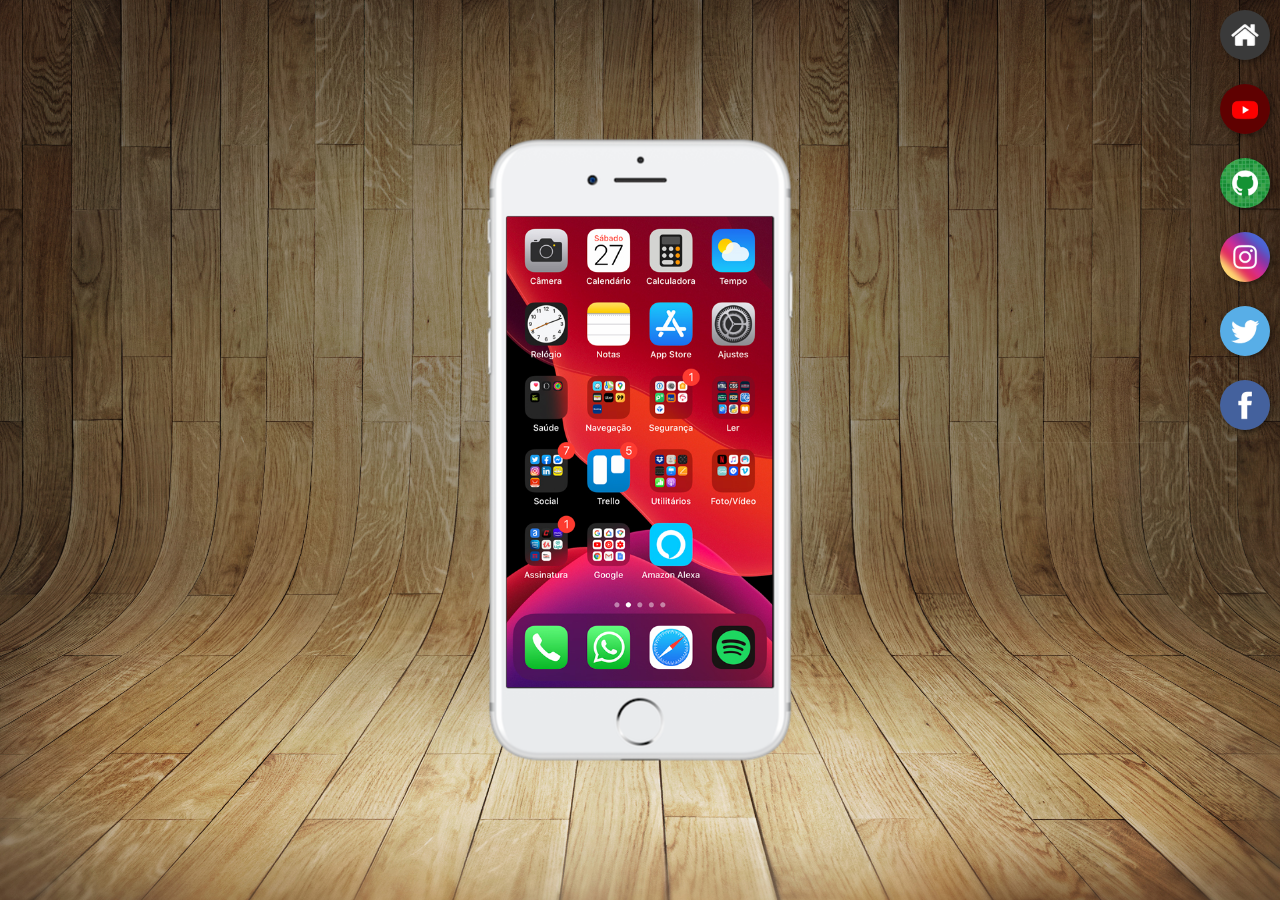
<file: index.html>
<!DOCTYPE html>
<html lang="pt-br">
<head>
    <meta charset="UTF-8">
    <meta http-equiv="X-UA-Compatible" content="IE=edge">
    <meta name="viewport" content="width=device-width, initial-scale=1.0">
    <link rel="shortcut icon" href="favicon.ico" type="image/x-icon">
    <link rel="stylesheet" href="estilos/style.css">
    <title>Projeto Redes Sociais</title>
</head>
<body>
    <main>
        <section id="telefone">
            <iframe id="tela" name="tela" src="home.html" frameborder="0">Seu navegador não é compatível com isso.</iframe>
            
        </section>
        <!--PARA OS BOTOES ESTAREM UMA EMCIMA DA OUTRA USE A TAG BR EM CADA UM DEPOIS DO LINK-->
        <section id="redes-sociais">
            <a href="home.html" target="tela"> <img src="imagens/logo-home.jpg" alt="Home"></a> <br>
            <a href="youtube.html" target="tela"> <img src="imagens/logo-youtube.jpg" alt="Youtube"></a> <br>
            <a href="github.html" target="tela"> <img src="imagens/logo-github.jpg" alt="GitHub"></a> <br>
            <a href="instagram.html" target="tela"> <img src="imagens/logo-instagram.jpg" alt="Instagram"></a> <br>
            <a href="twitter.html" target="tela"> <img src="imagens/logo-twitter.jpg" alt="Twitter"></a> <br>
            <a href="facebook.html" target="tela"> <img src="imagens/logo-facebook.jpg" alt="Facebook"></a> <br>
        </section>
        
    </main>
</body>
</html>
</file>
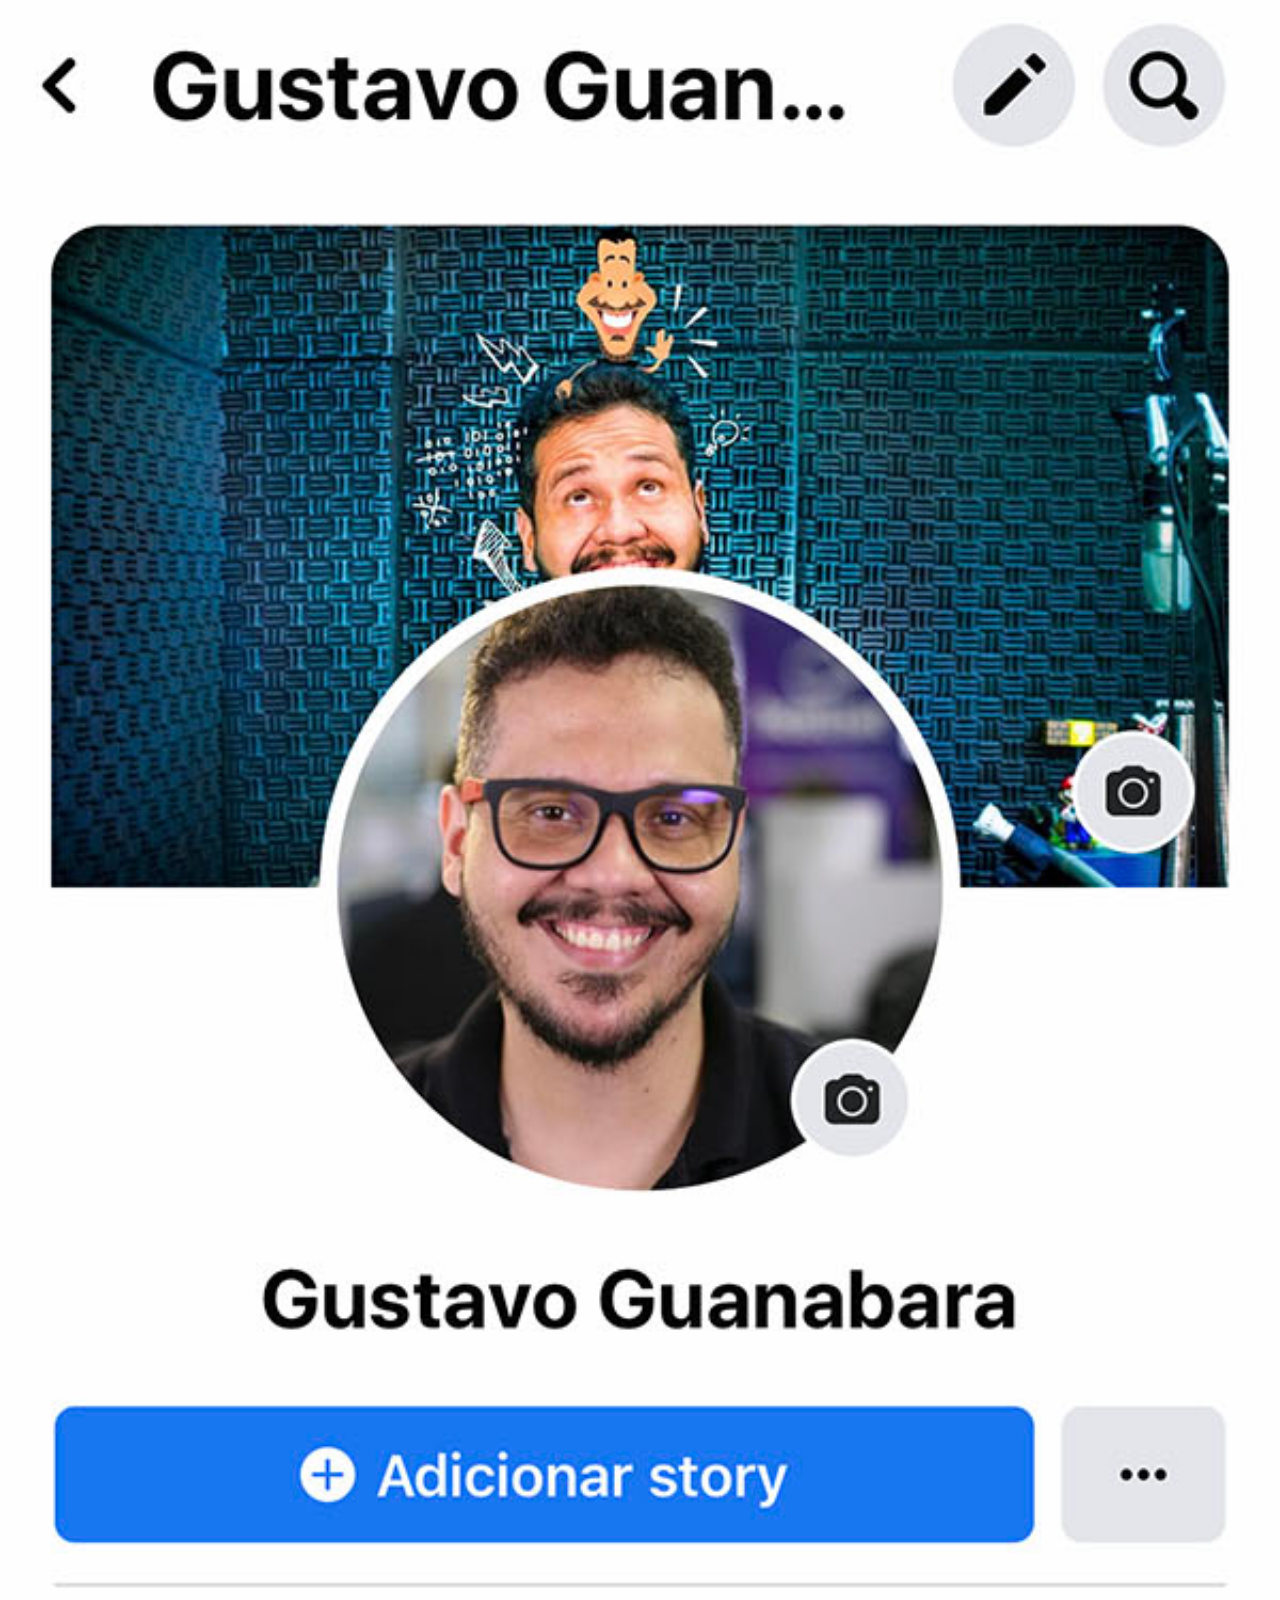
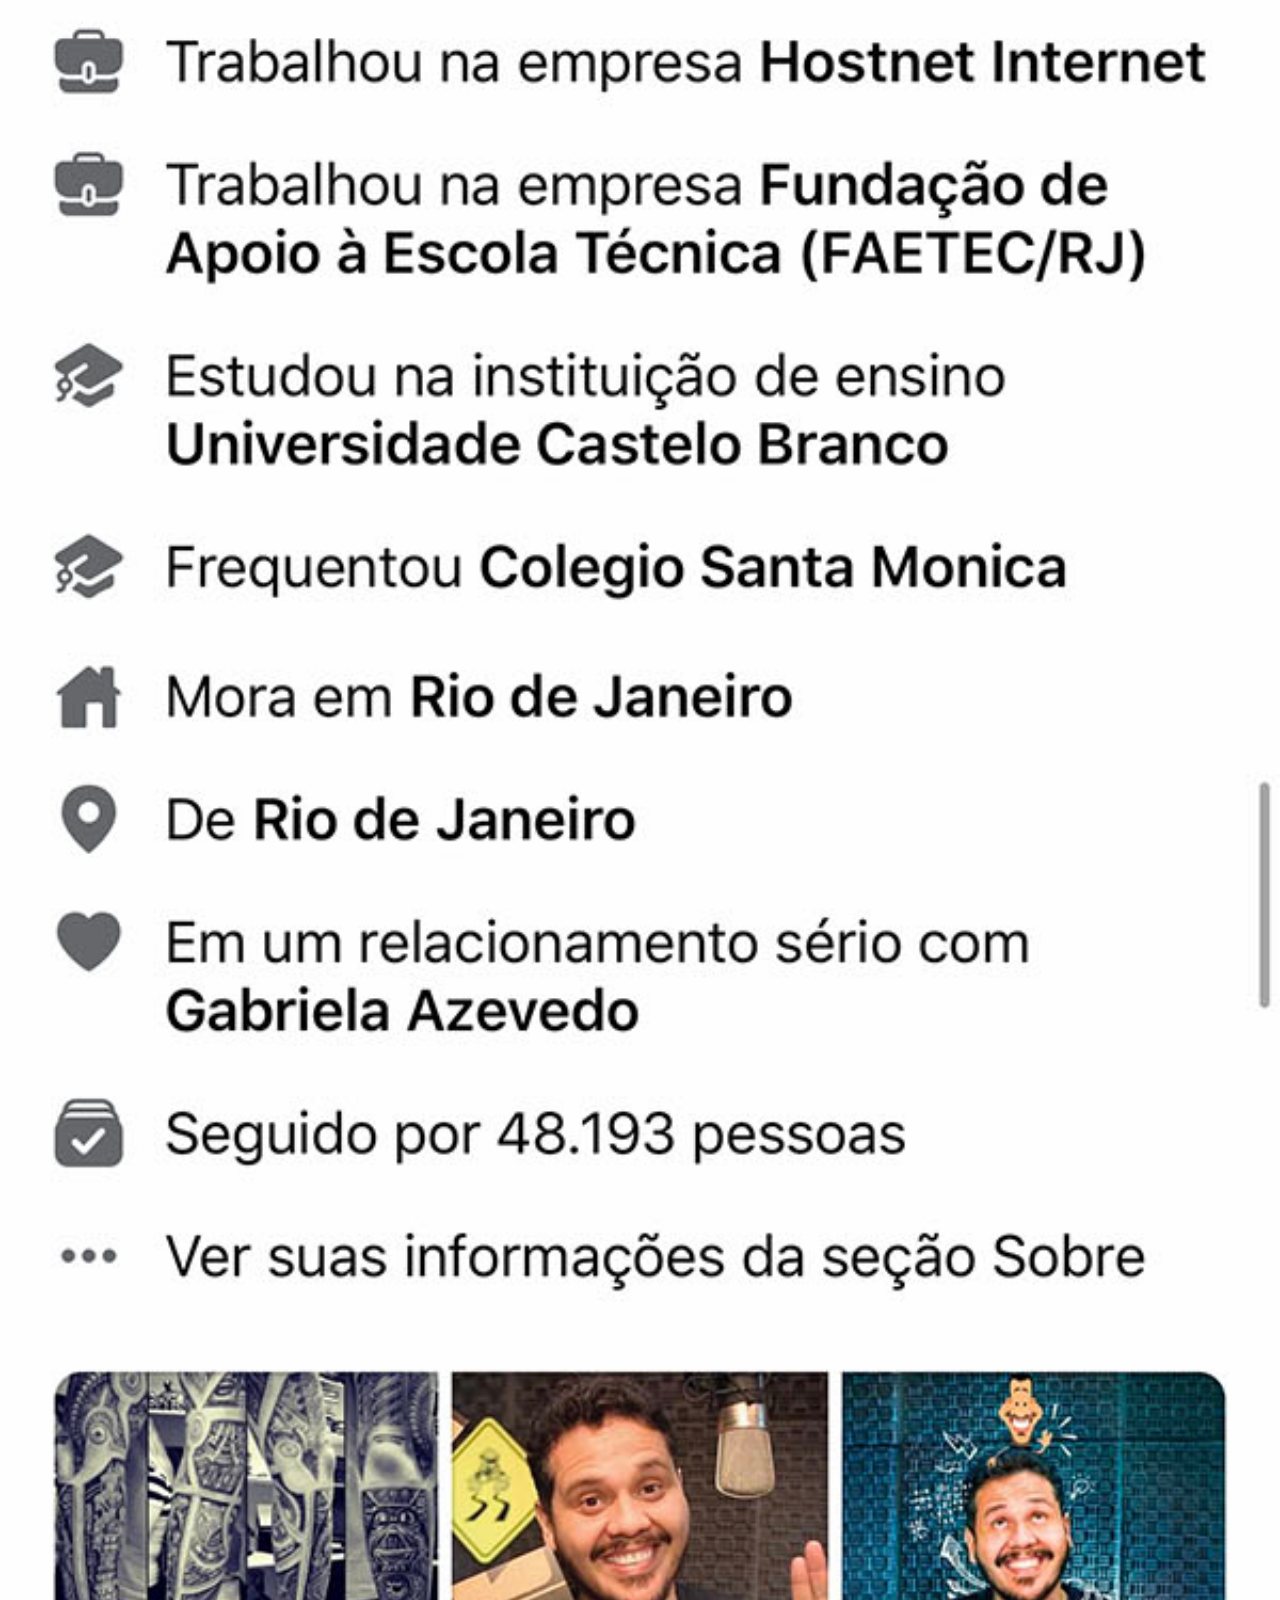
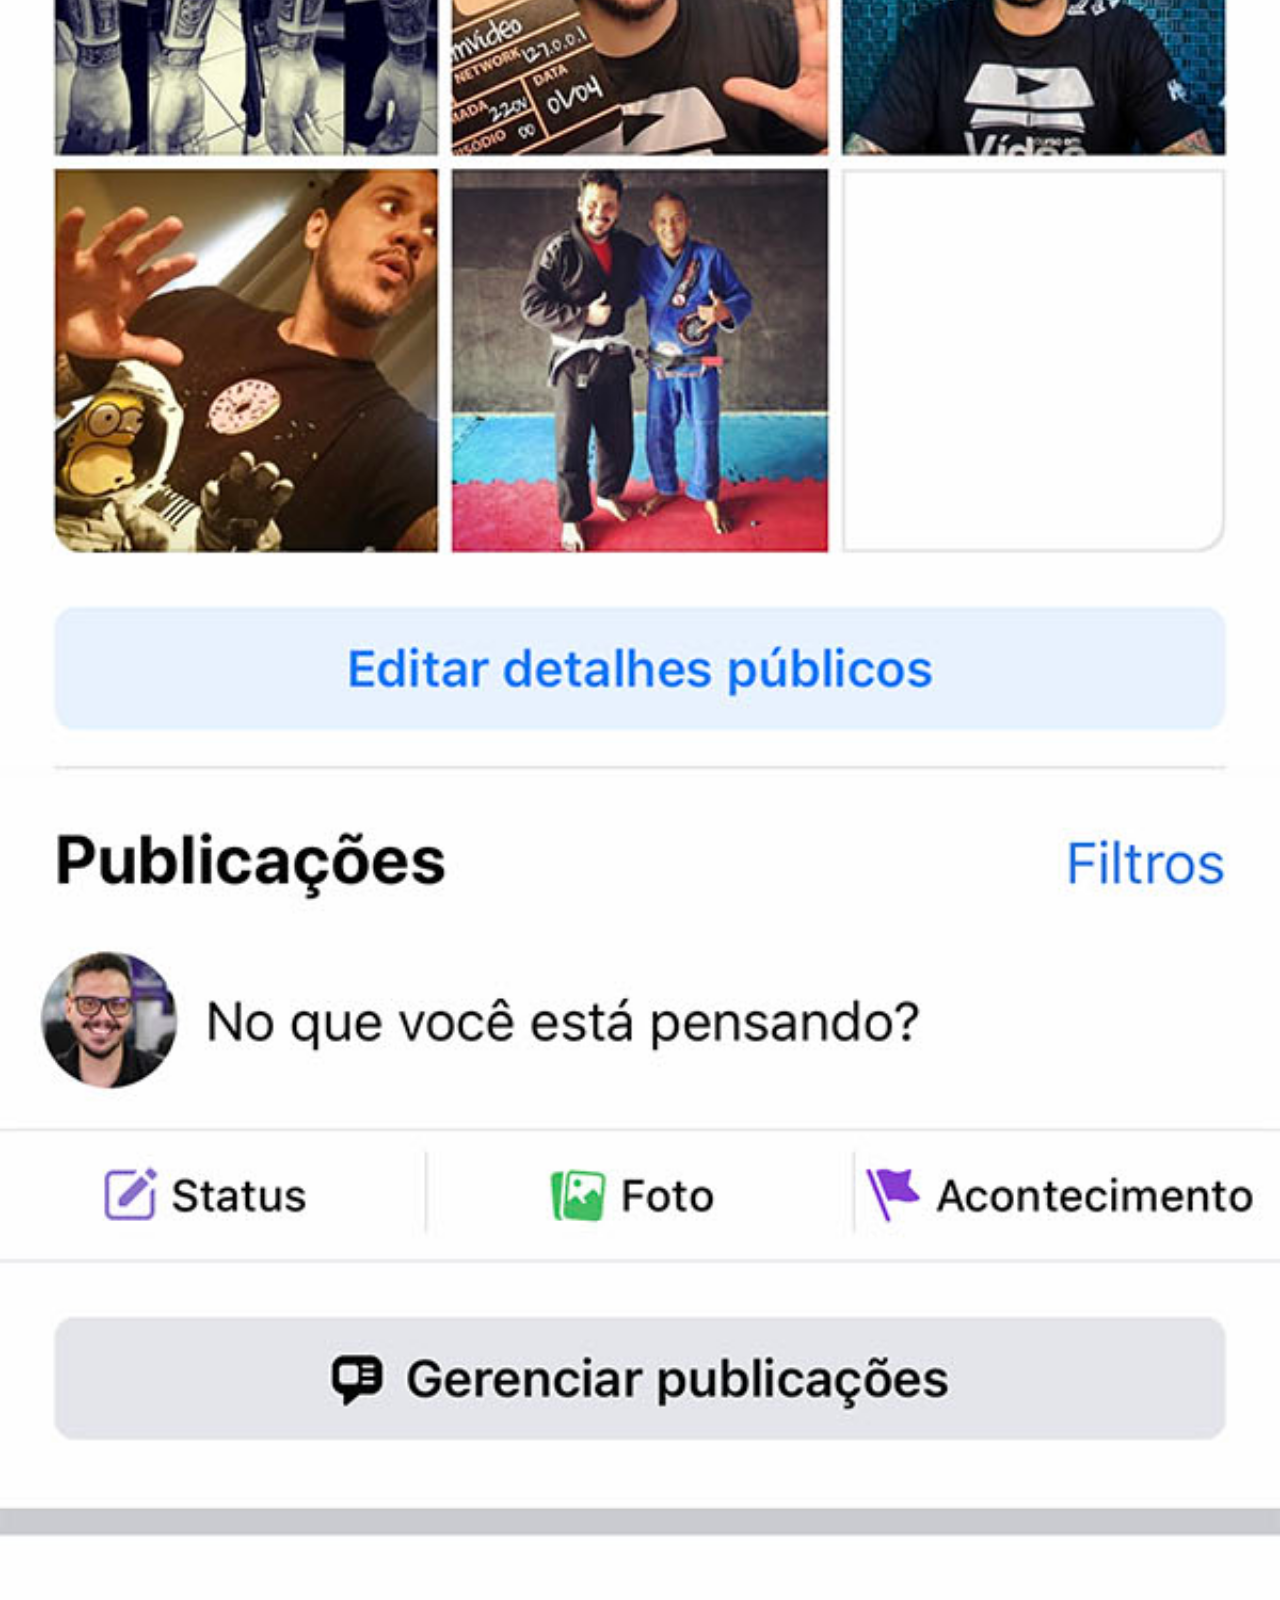
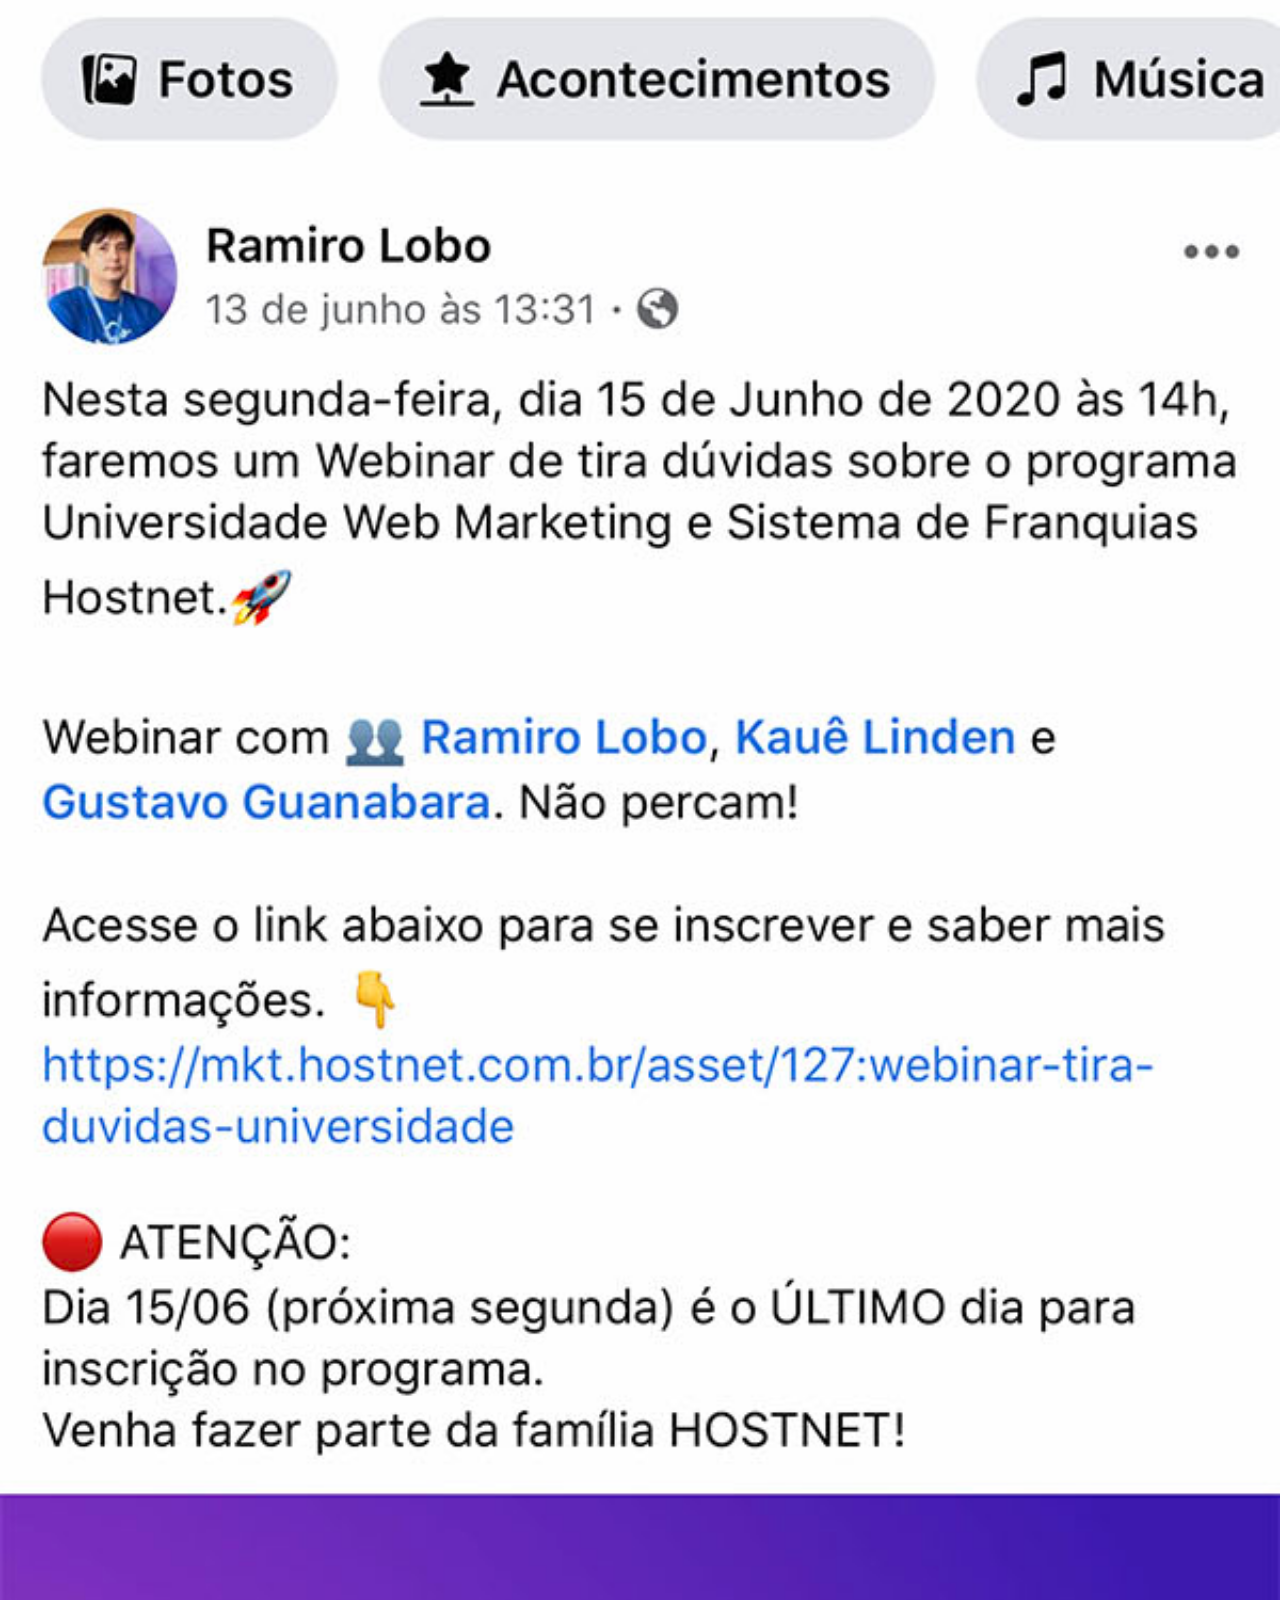
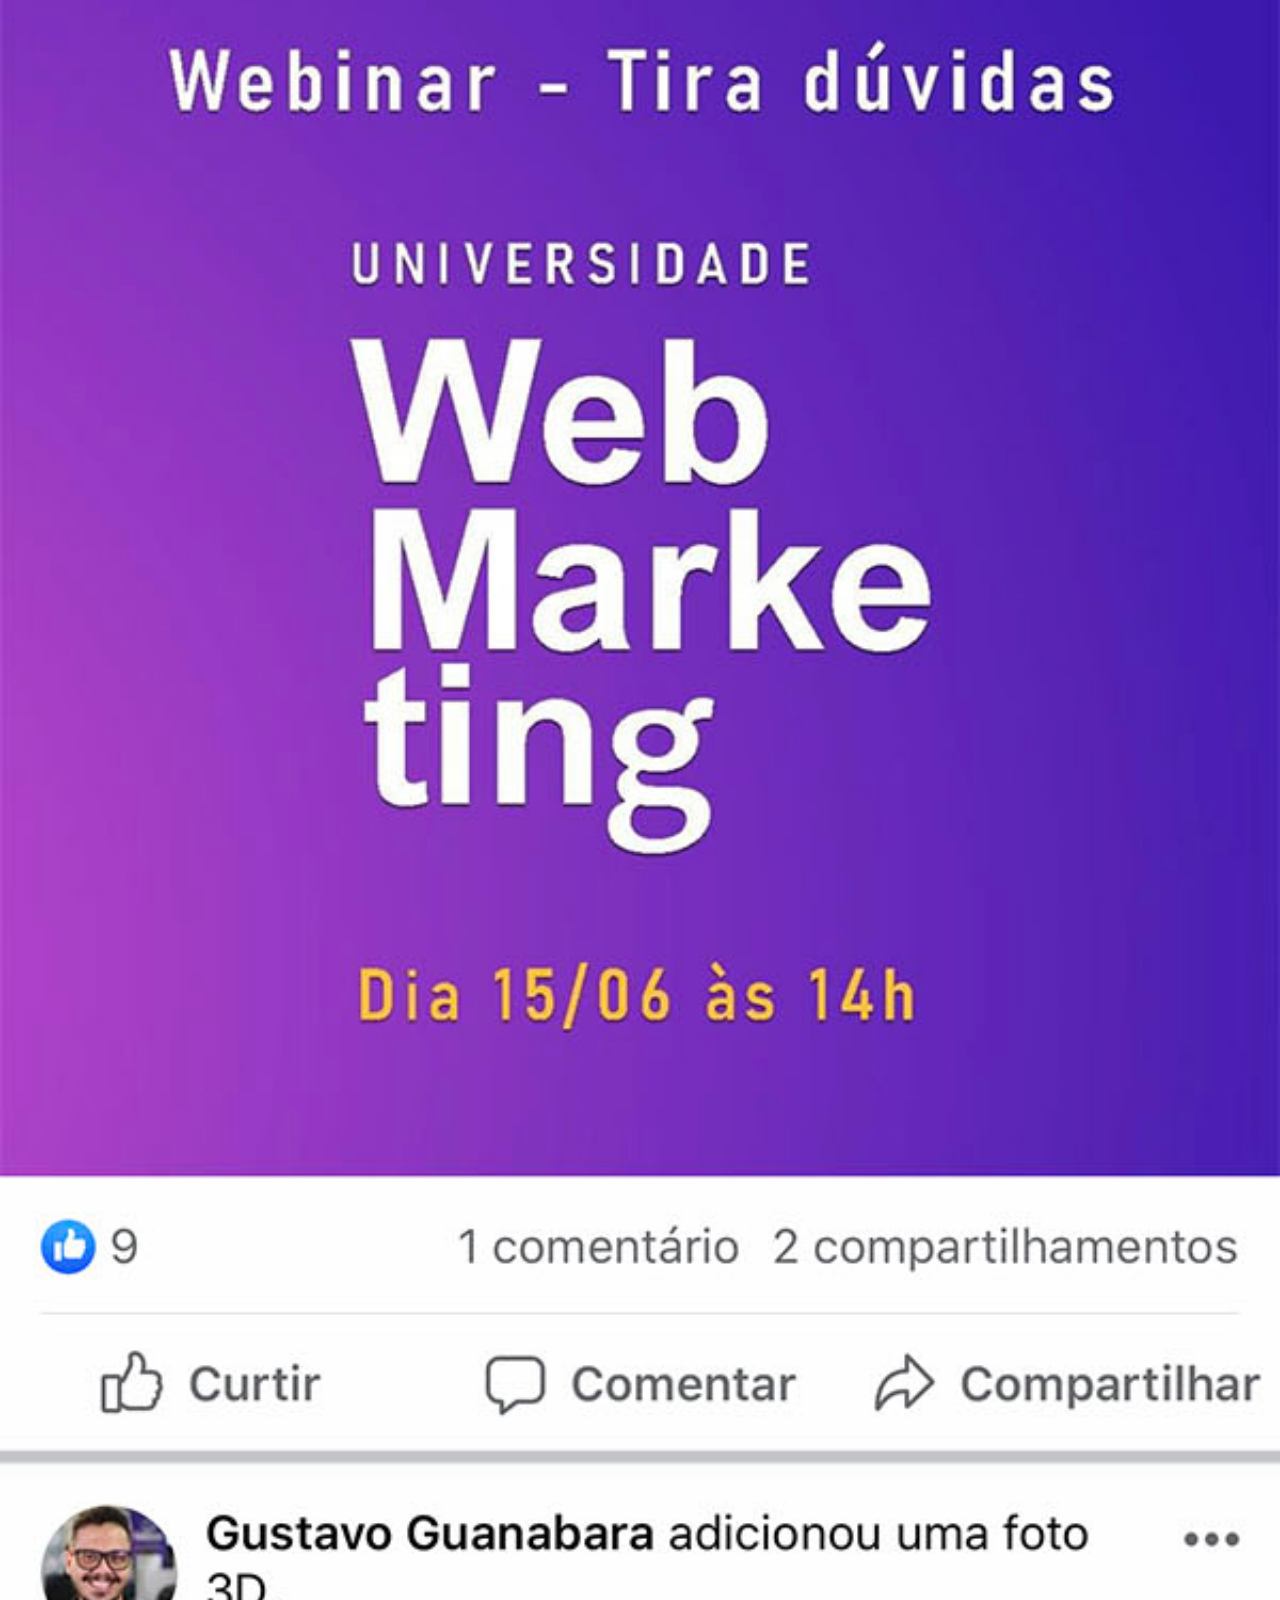
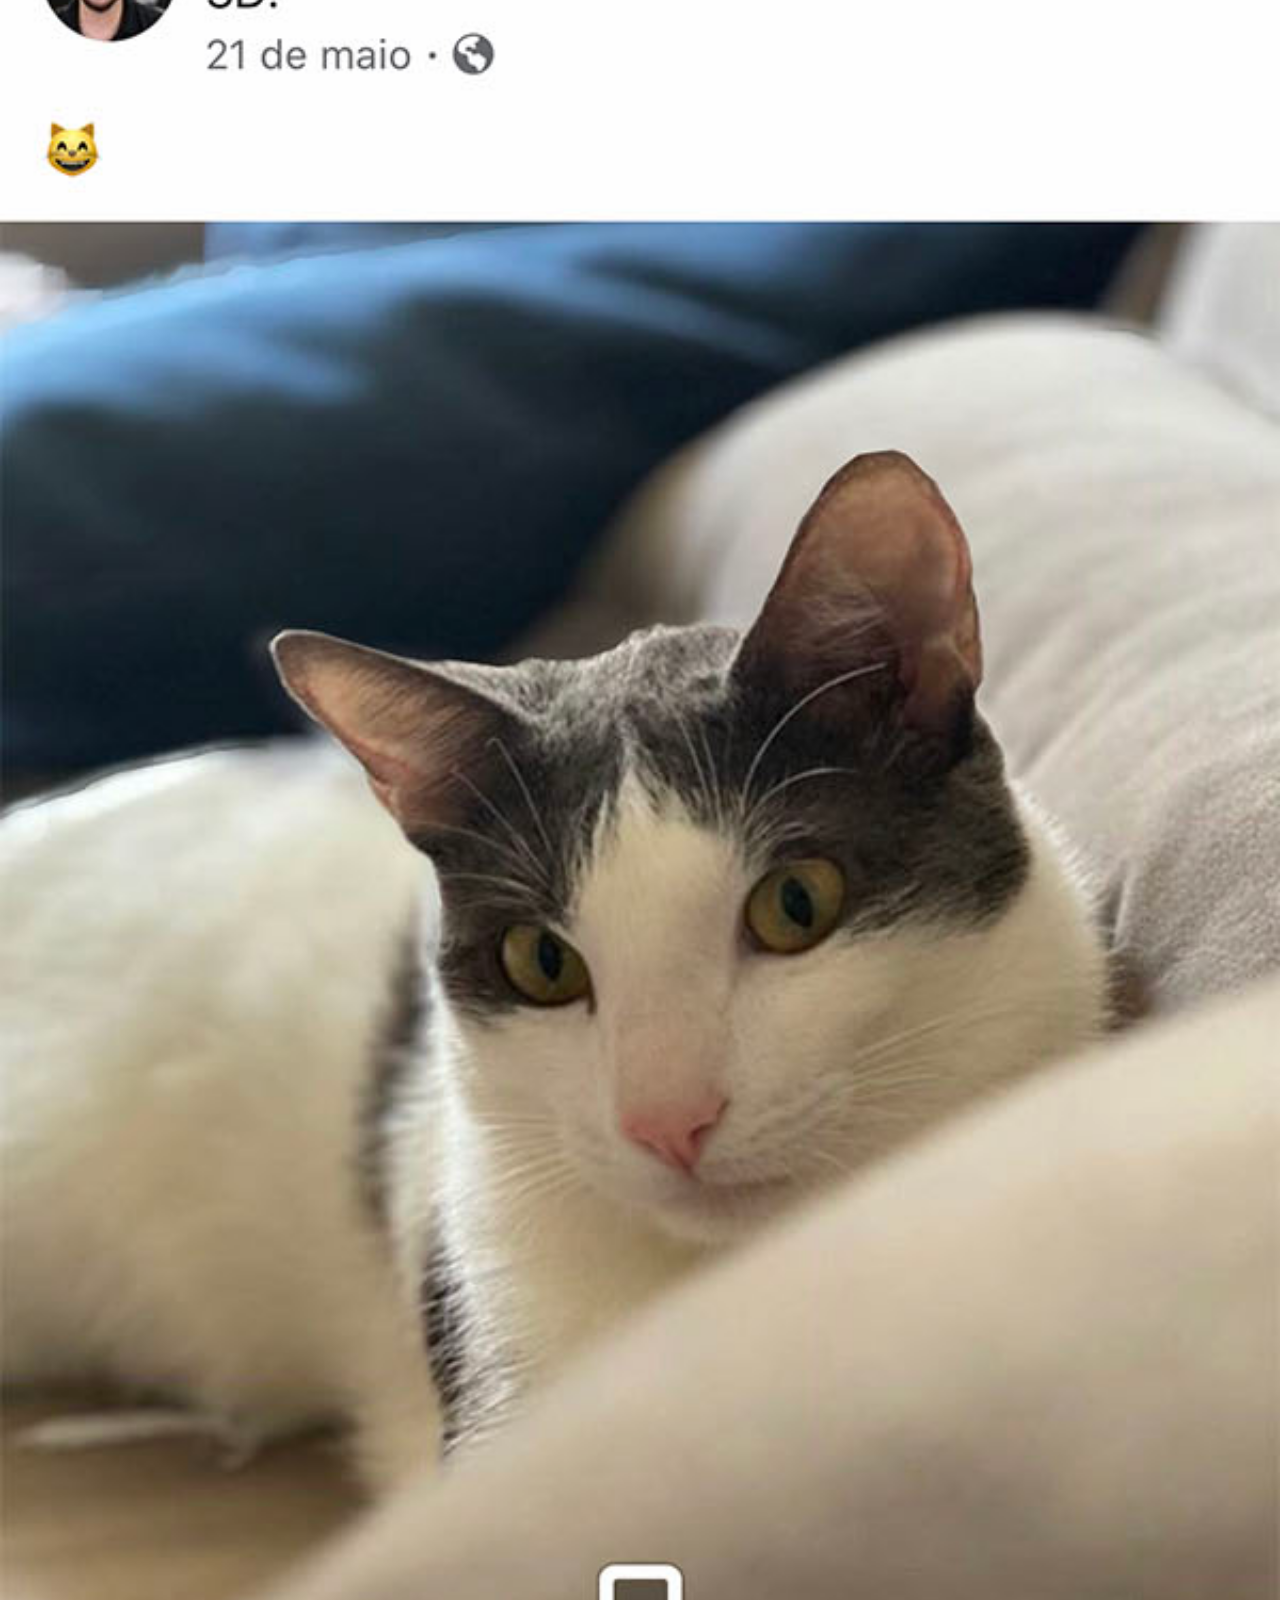
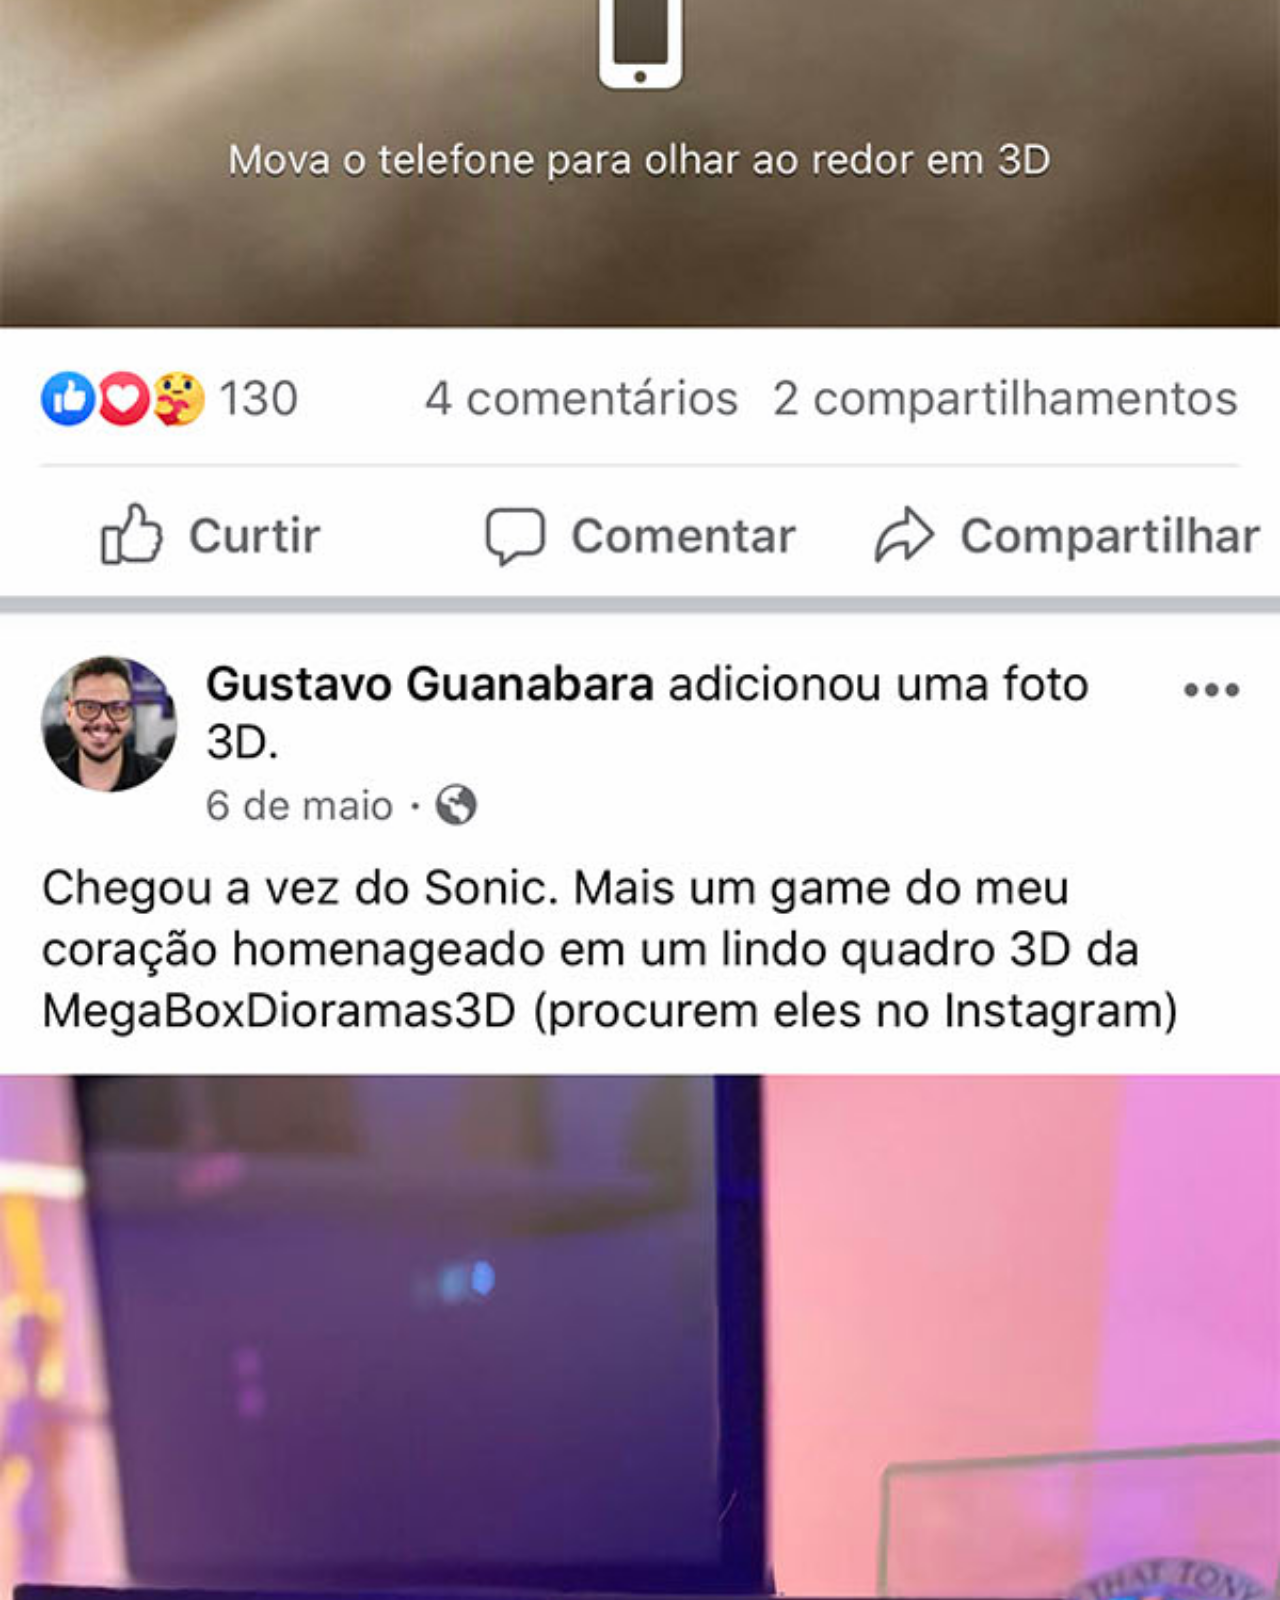
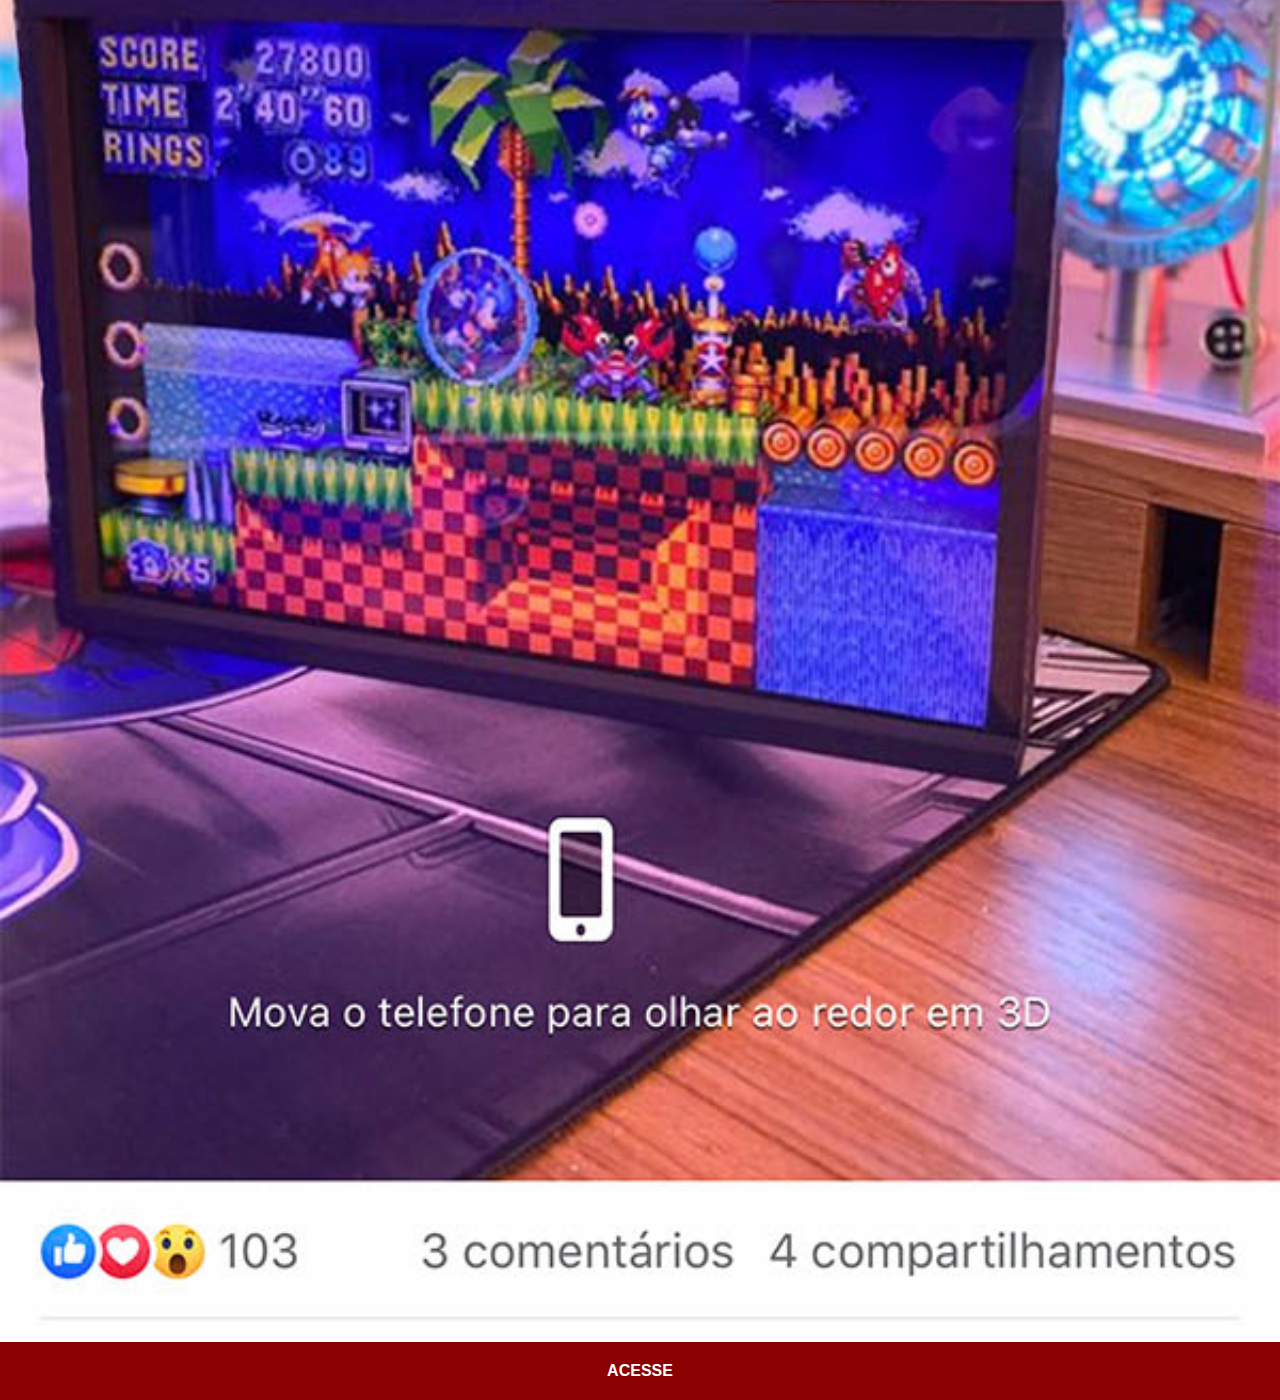
<file: facebook.html>
<!DOCTYPE html>
<html lang="pt-br">
<head>
    <meta charset="UTF-8">
    <meta http-equiv="X-UA-Compatible" content="IE=edge">
    <meta name="viewport" content="width=device-width, initial-scale=1.0">
    <title>Facebook</title>
    <link rel="stylesheet" href="estilos/social.css">
    <style>
        body {
            background-color: white;
        }
    </style>
</head>
<body>
    <img src="imagens/tela-facebook.jpg" alt="Facebook">
    <a href="https://www.facebook.com/gustavoguanabara/" target="_blank">ACESSE</a>
</body>
</html>
</file>
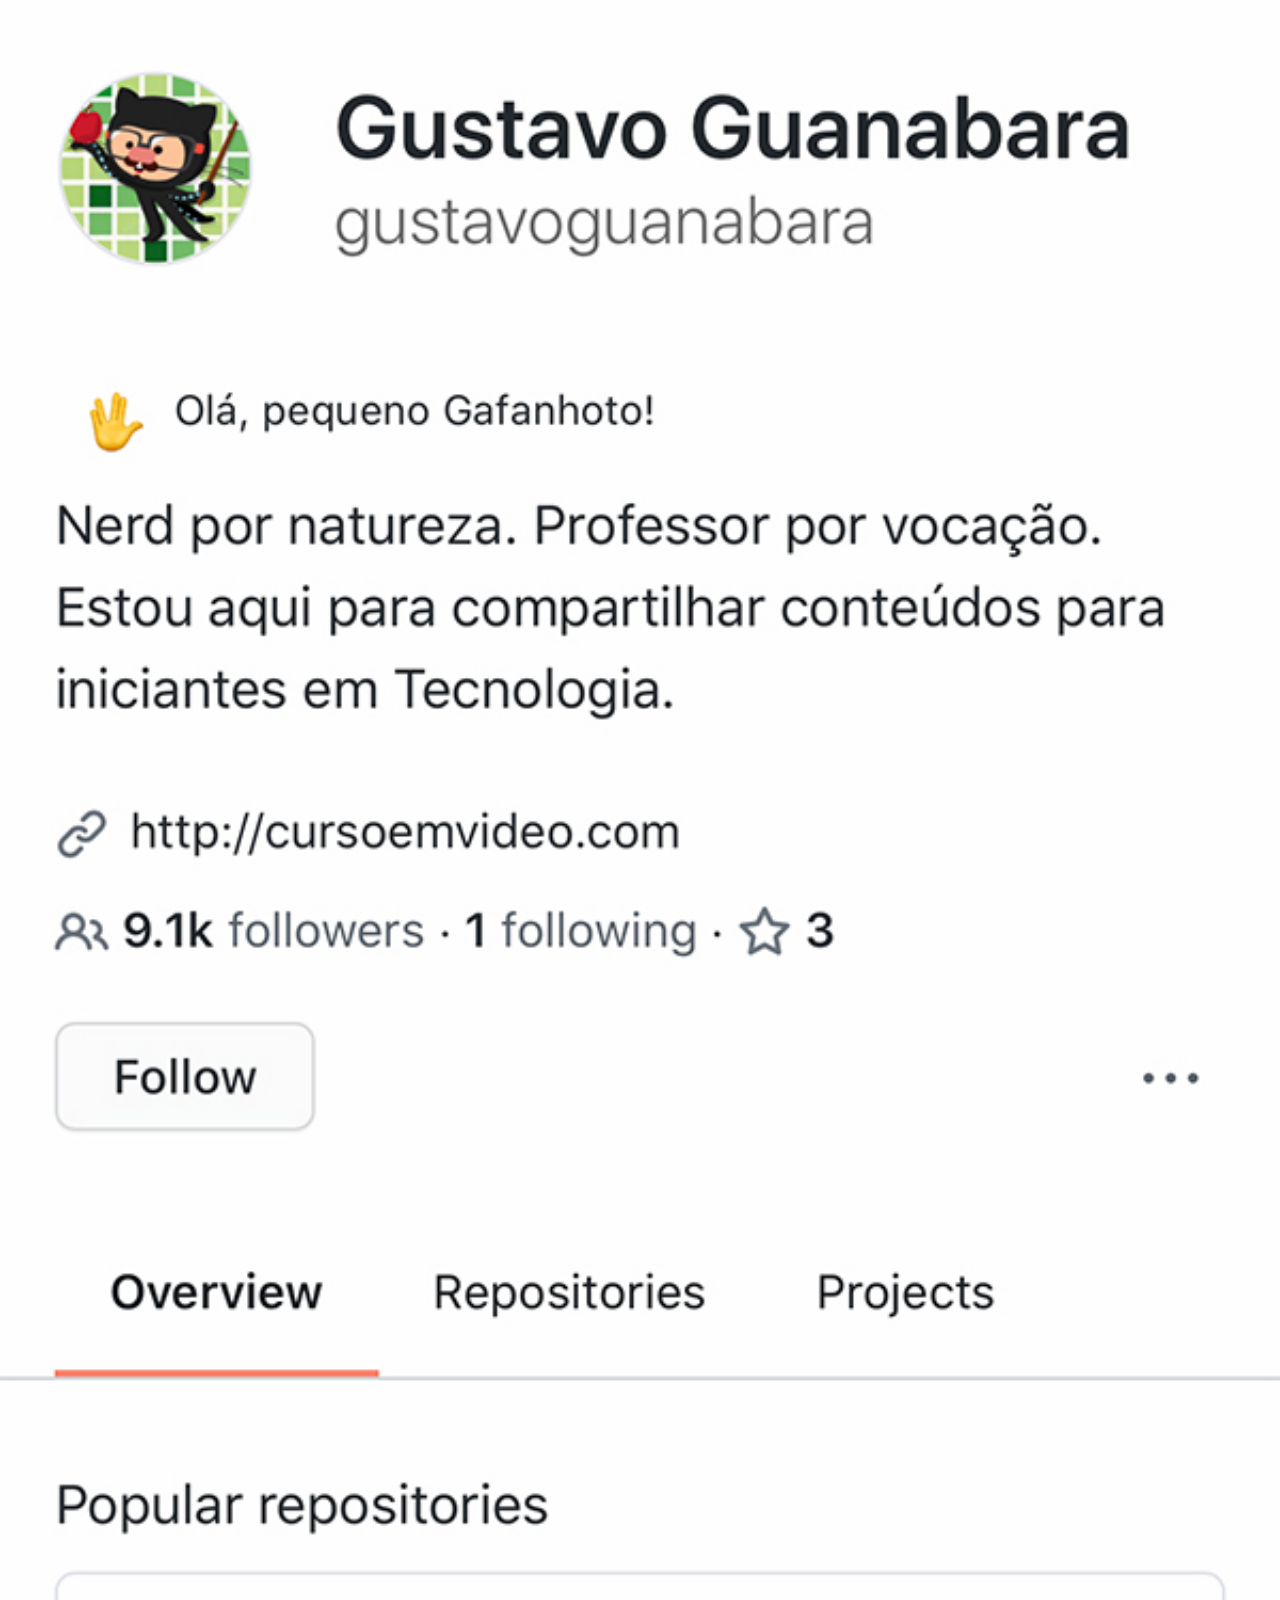
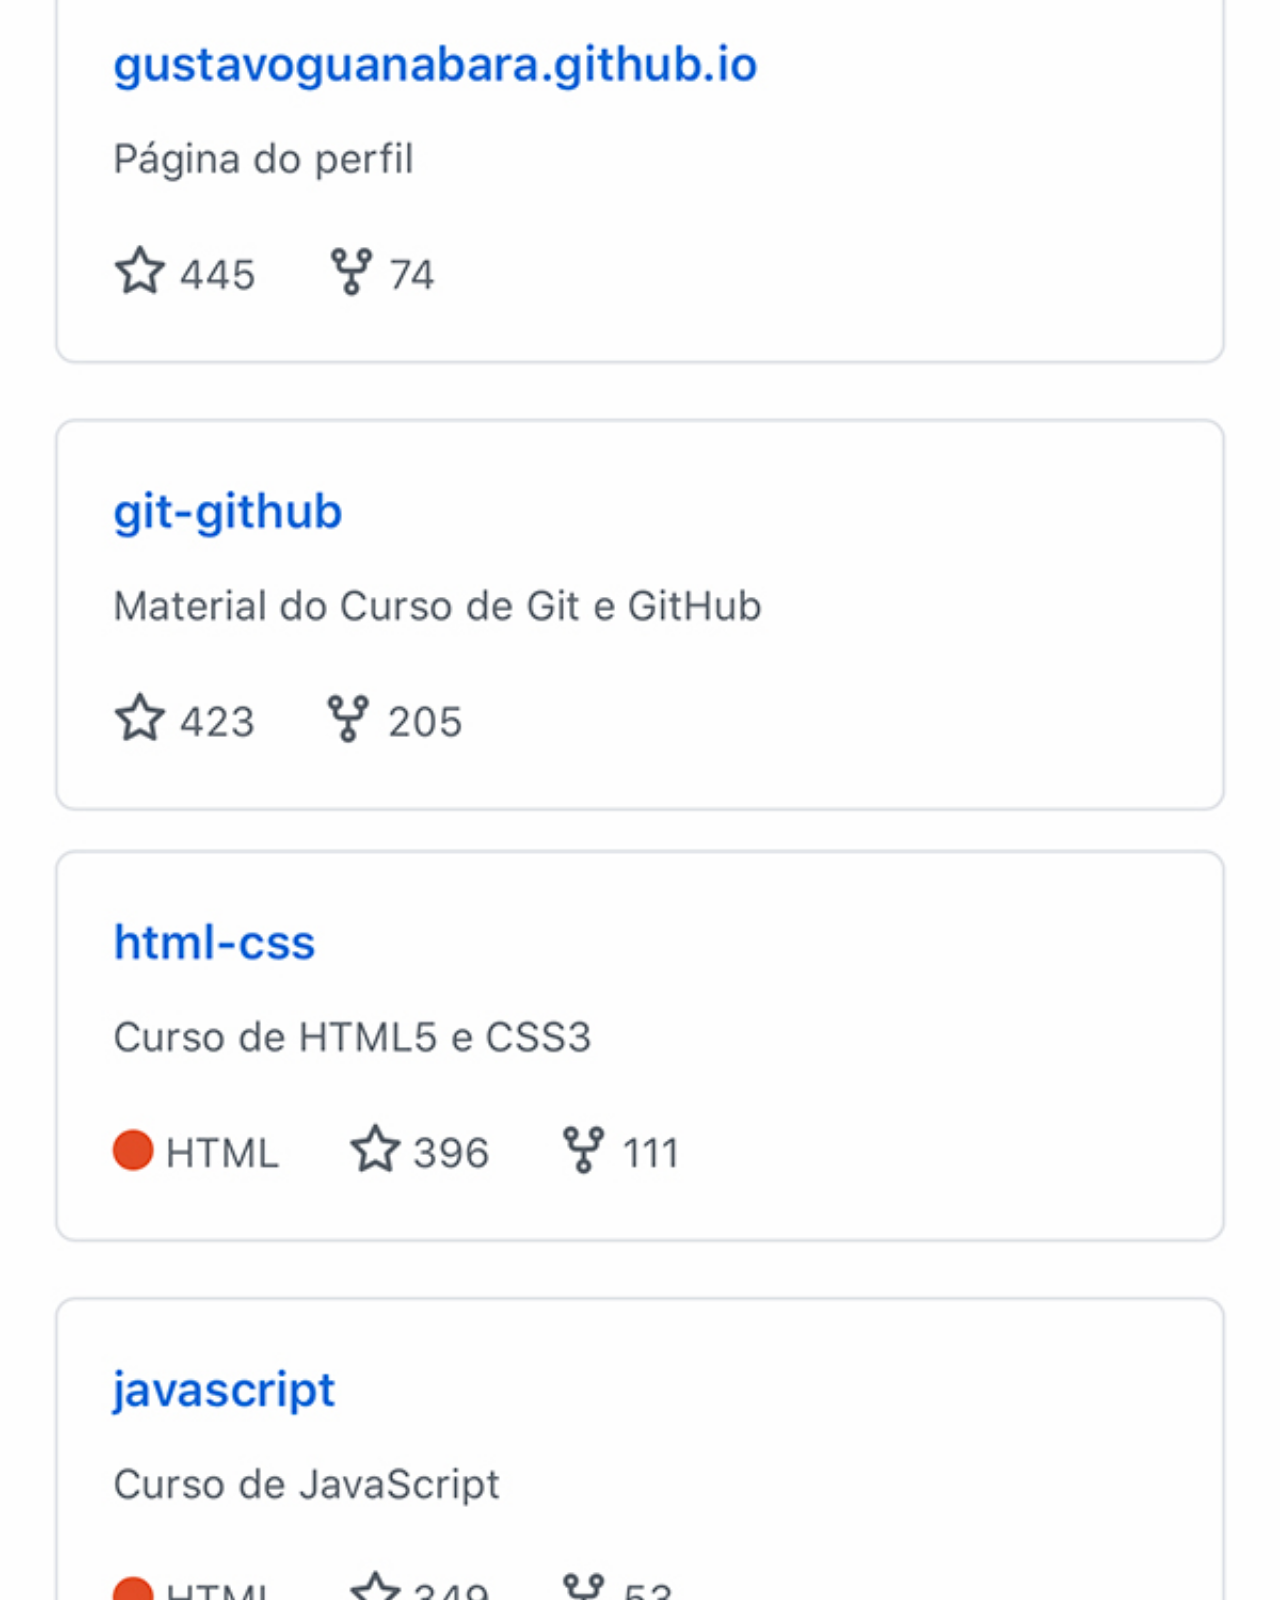
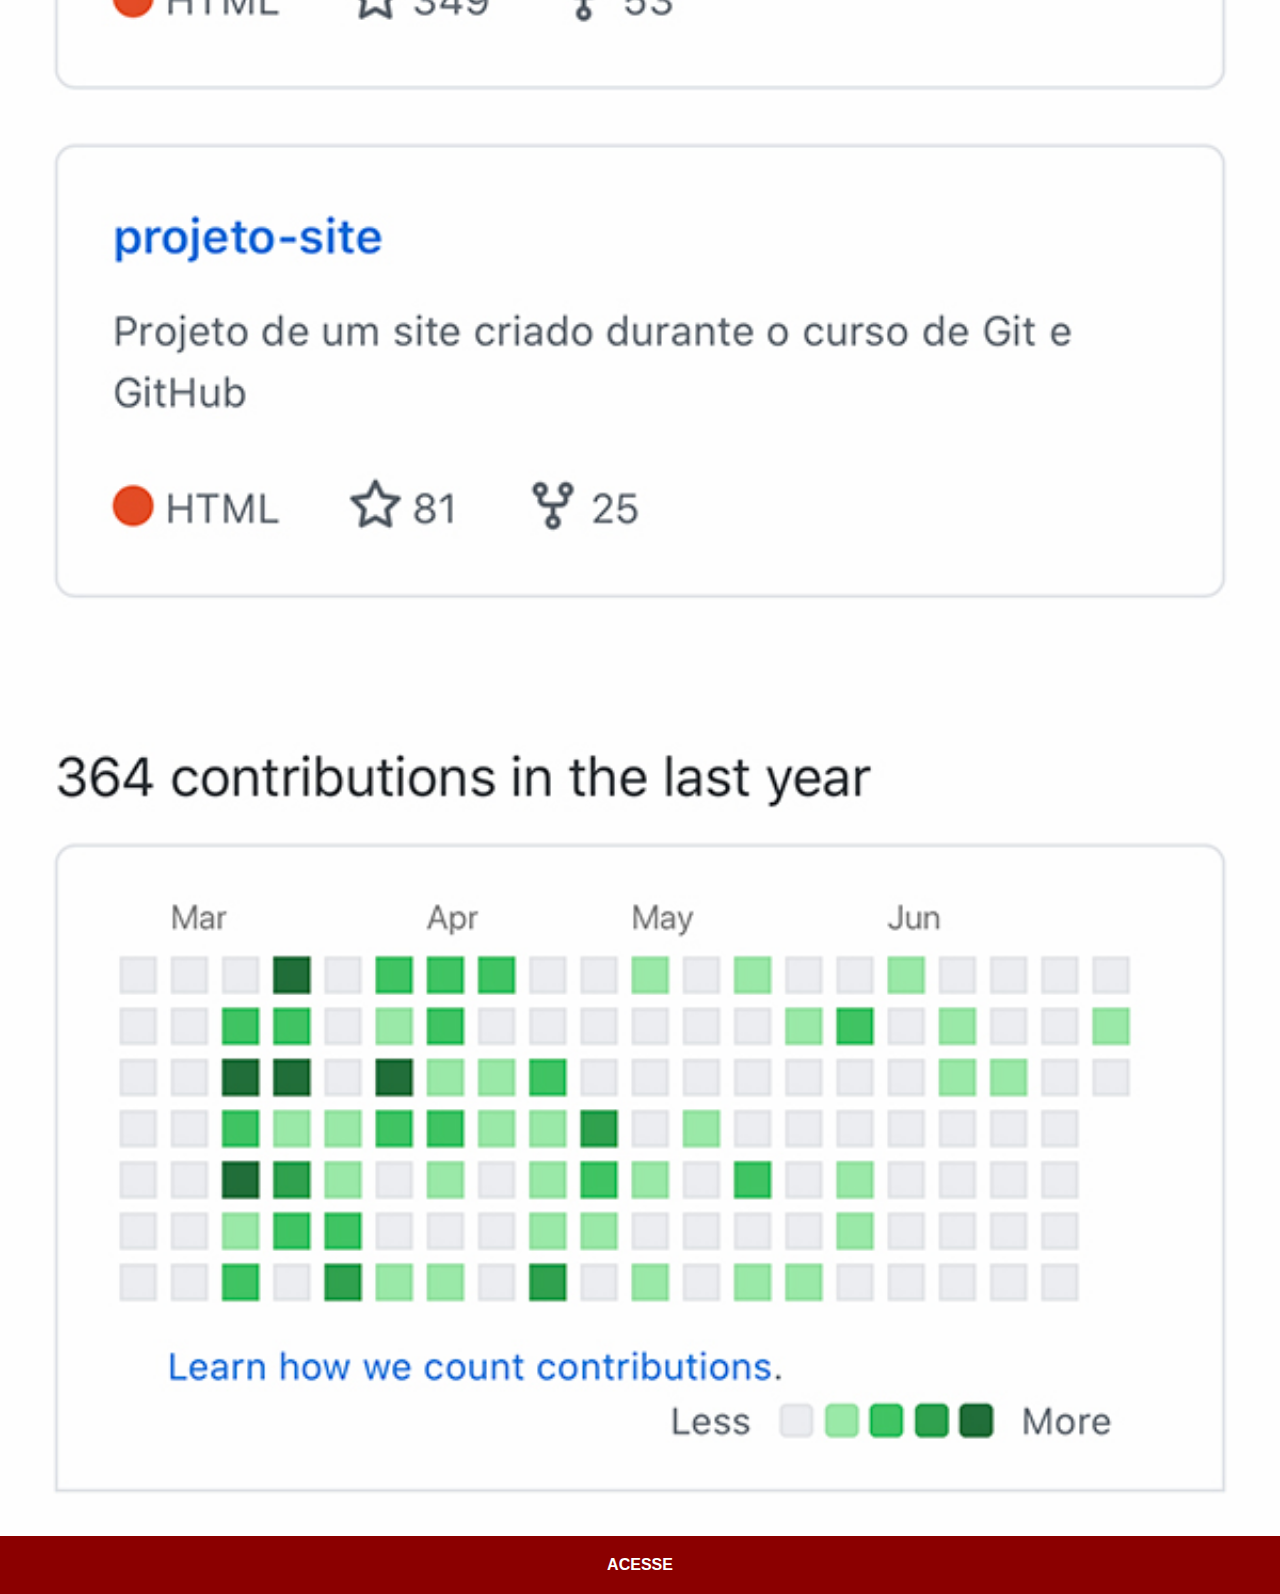
<file: github.html>
<!DOCTYPE html>
<html lang="pt-br">
<head>
    <meta charset="UTF-8">
    <meta http-equiv="X-UA-Compatible" content="IE=edge">
    <meta name="viewport" content="width=device-width, initial-scale=1.0">
    <title>GitHub</title>
    <link rel="stylesheet" href="estilos/social.css">
    <style>
        body {
            background-color: white;
        }
    </style>
</head>
<body>
    <img src="imagens/tela-github.jpg" alt="GitHub">
    <a href="https://github.com/gustavoguanabara/" target="_blank">ACESSE</a>
</body>
</html>
</file>
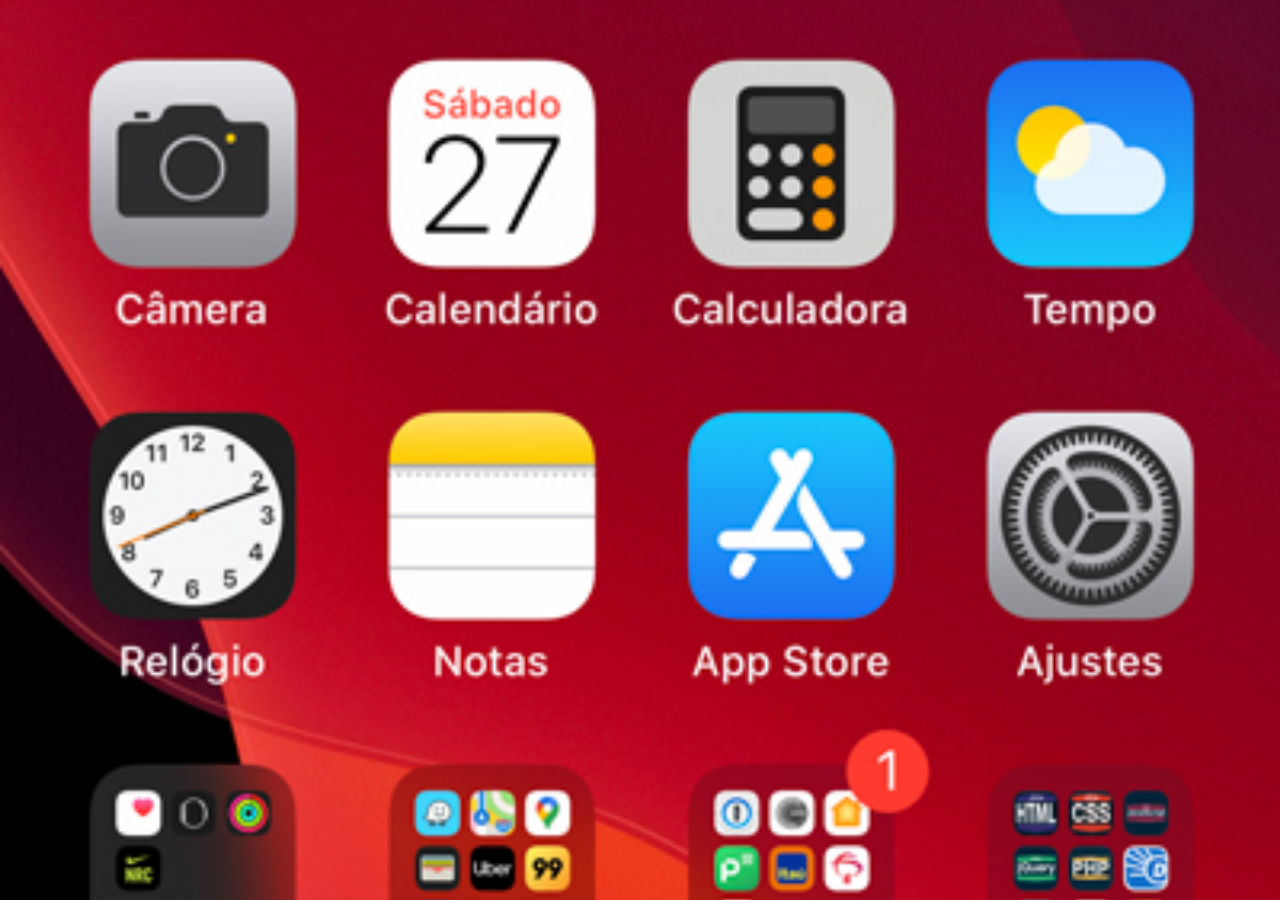
<file: home.html>
<!DOCTYPE html>
<html lang="pt-br">
<head>
    <meta charset="UTF-8">
    <meta http-equiv="X-UA-Compatible" content="IE=edge">
    <meta name="viewport" content="width=device-width, initial-scale=1.0">
    <title>Home</title>
    <style>
        * {
            margin: 0px;
            padding: 0px;

        }

        body{
            width: 100vw;
            height: 100vh;
            background: black url('imagens/tela-home.jpg') no-repeat top center;
            background-size: cover;
        }
    </style>
</head>
<body>
    
</body>
</html>
</file>
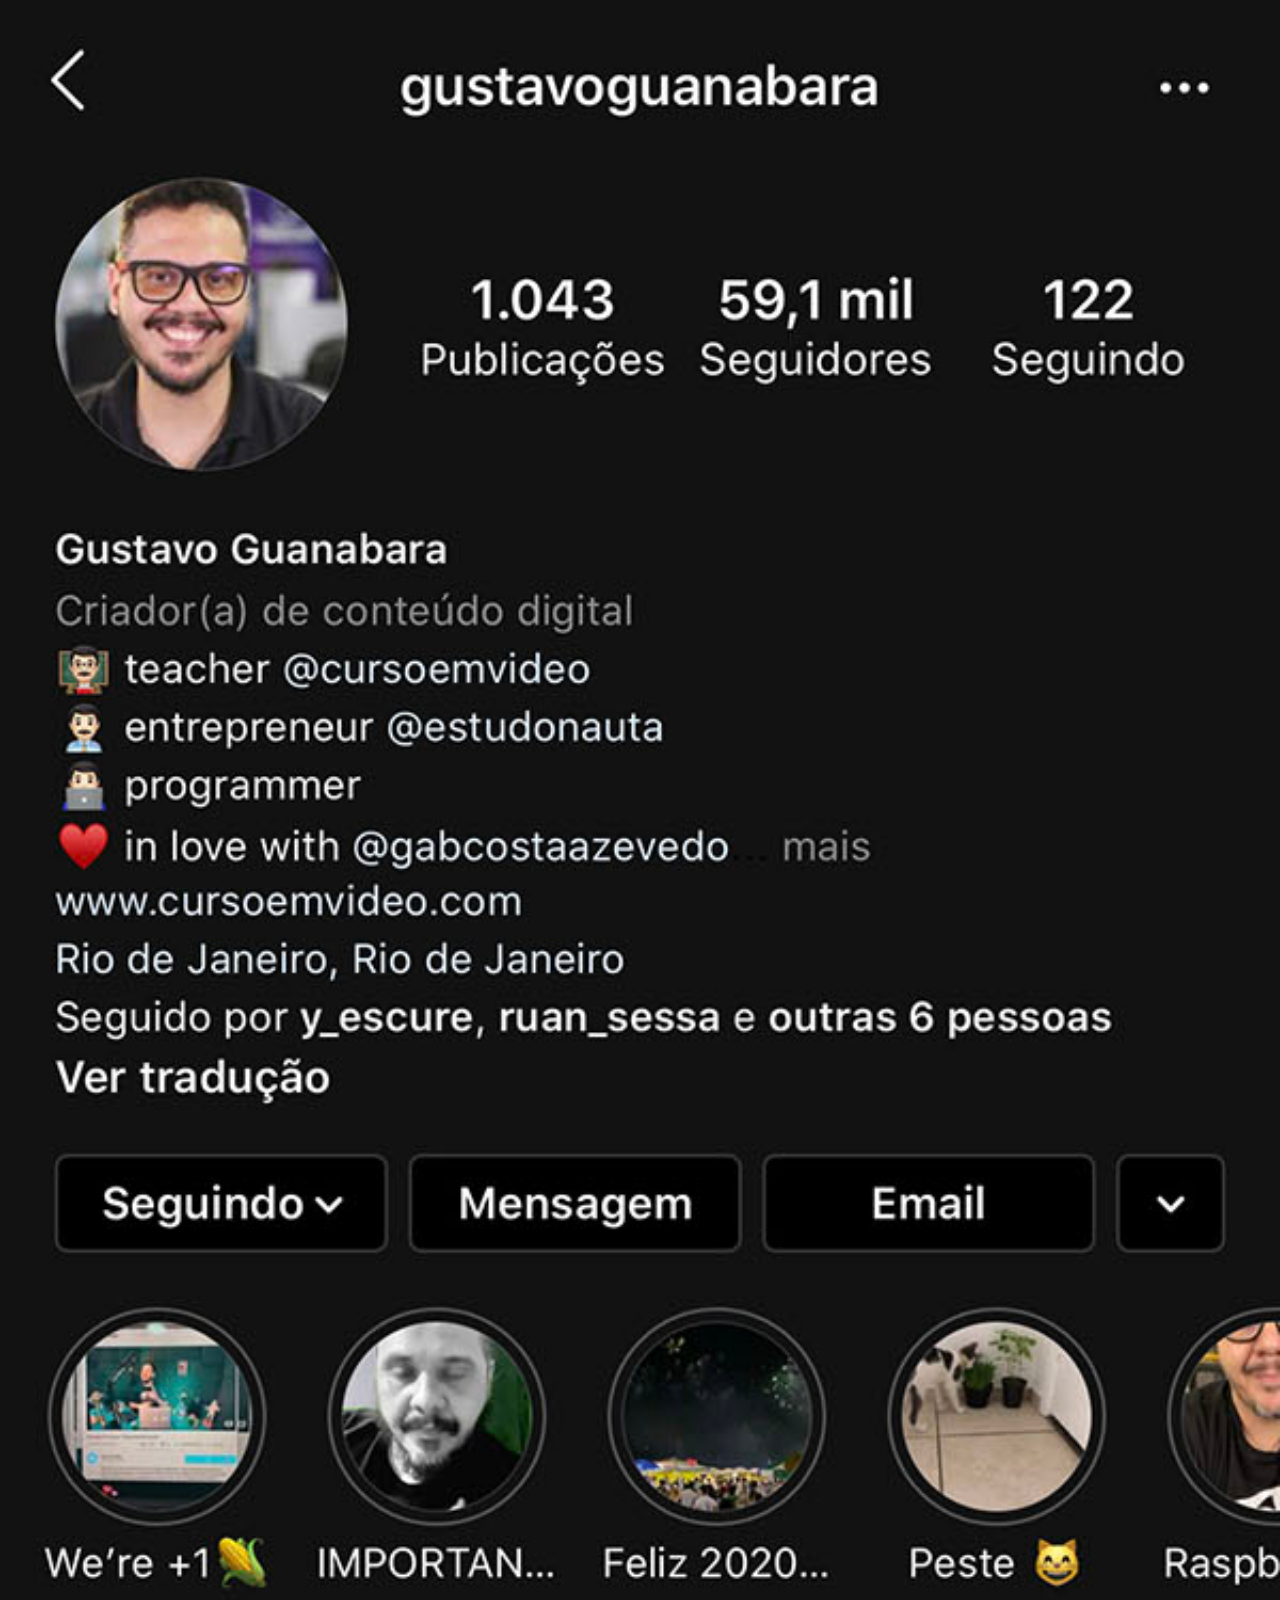
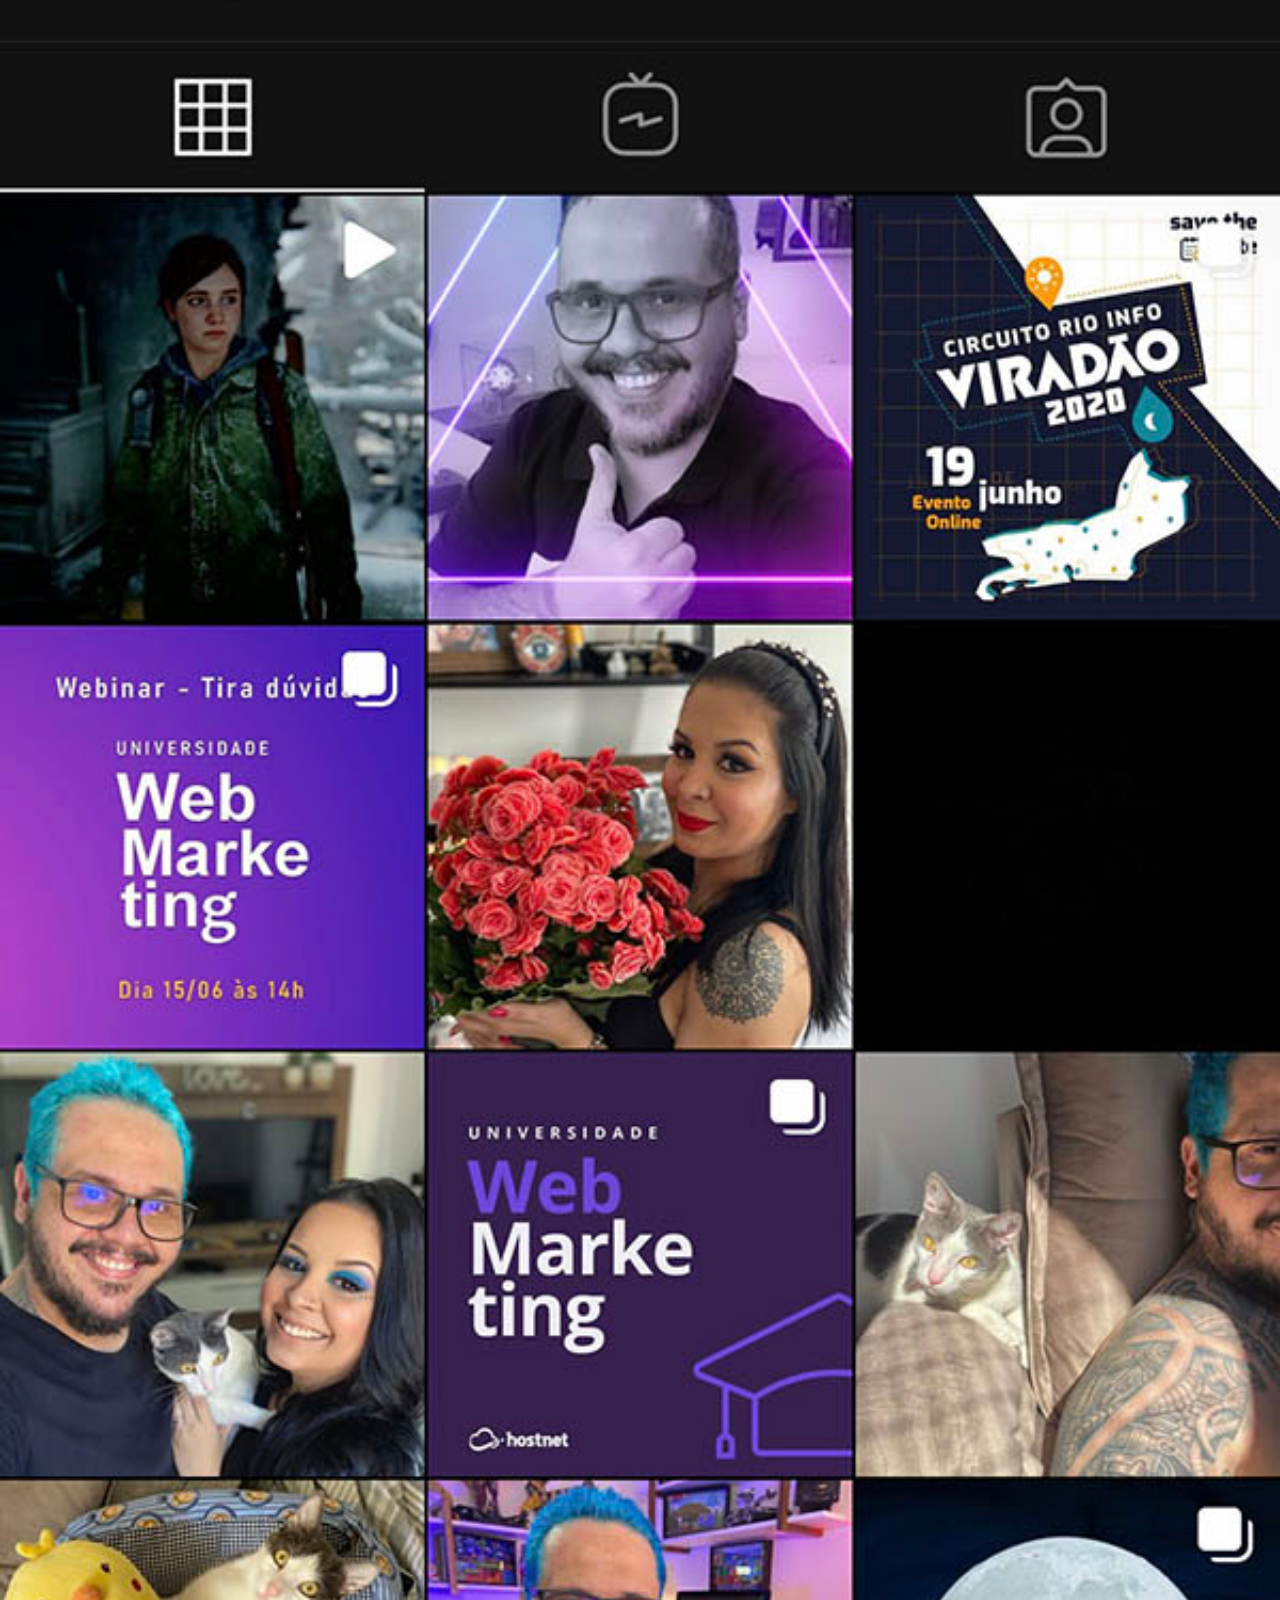
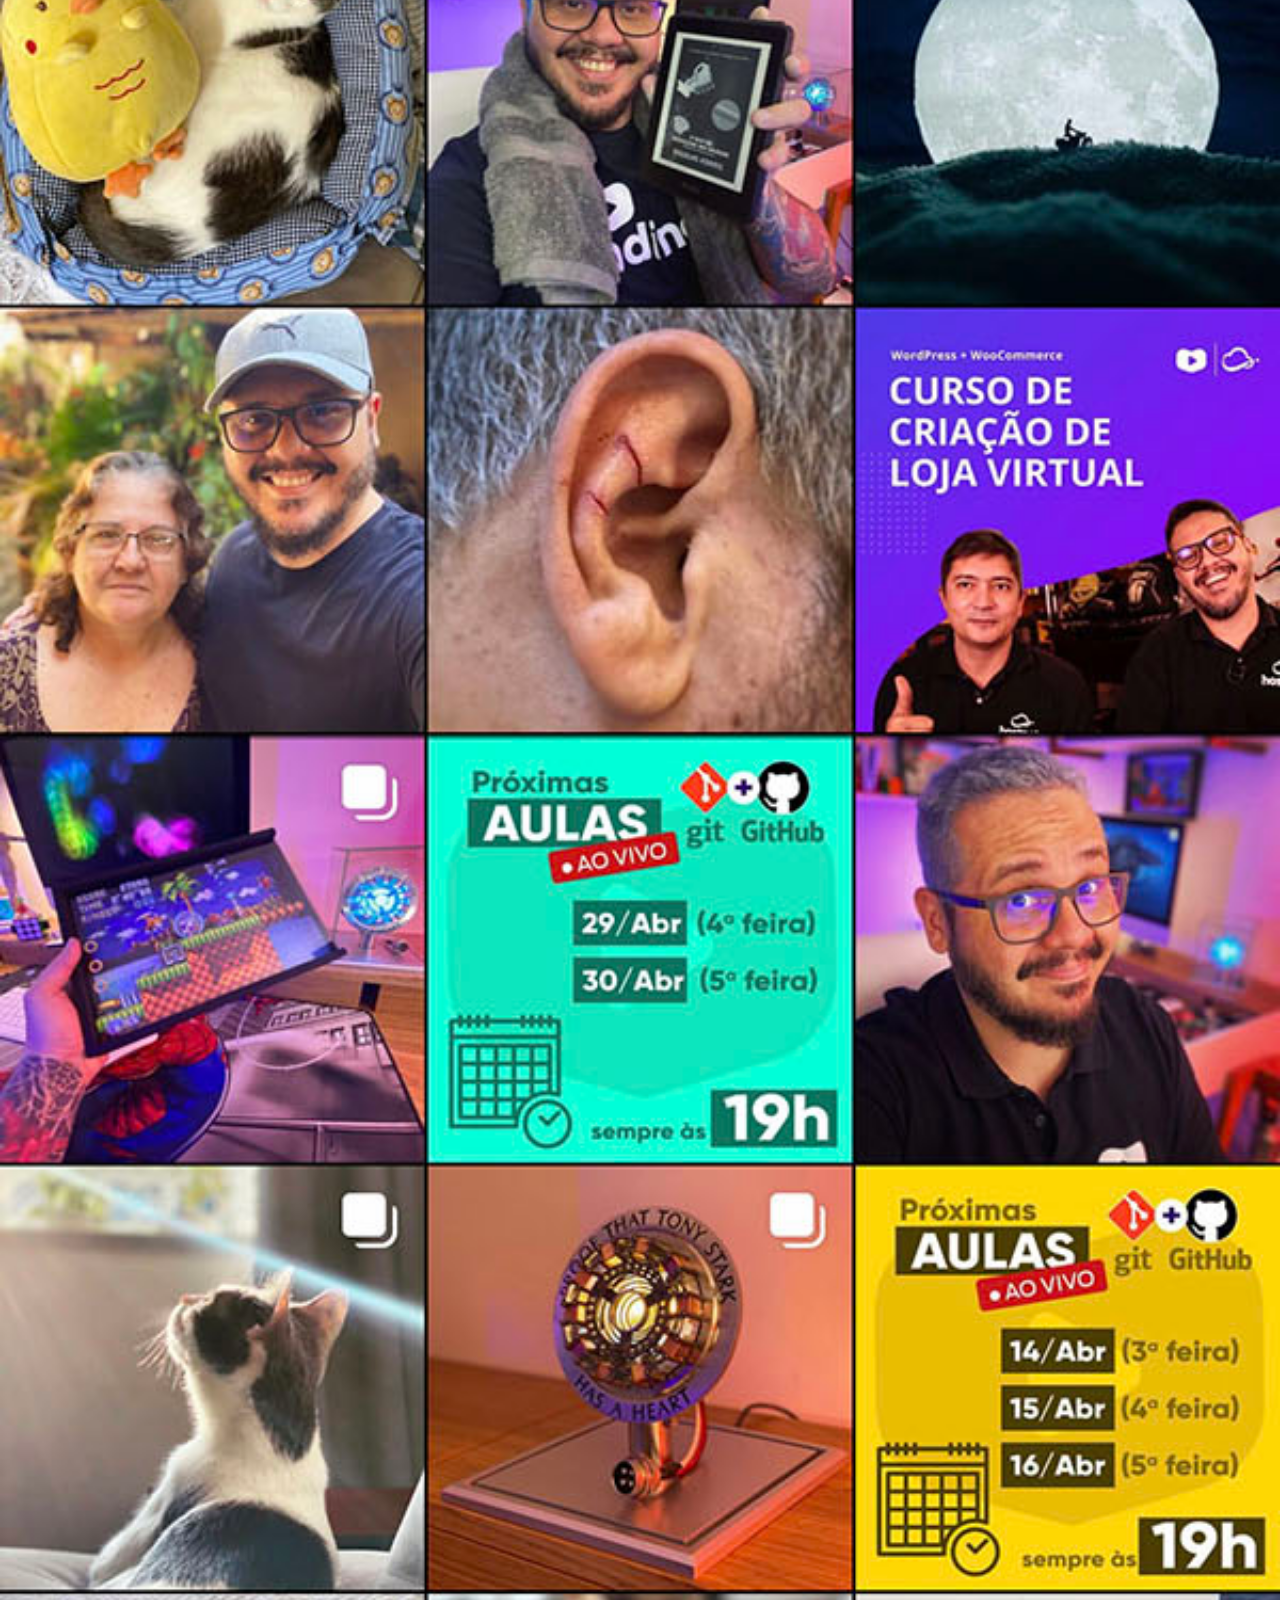
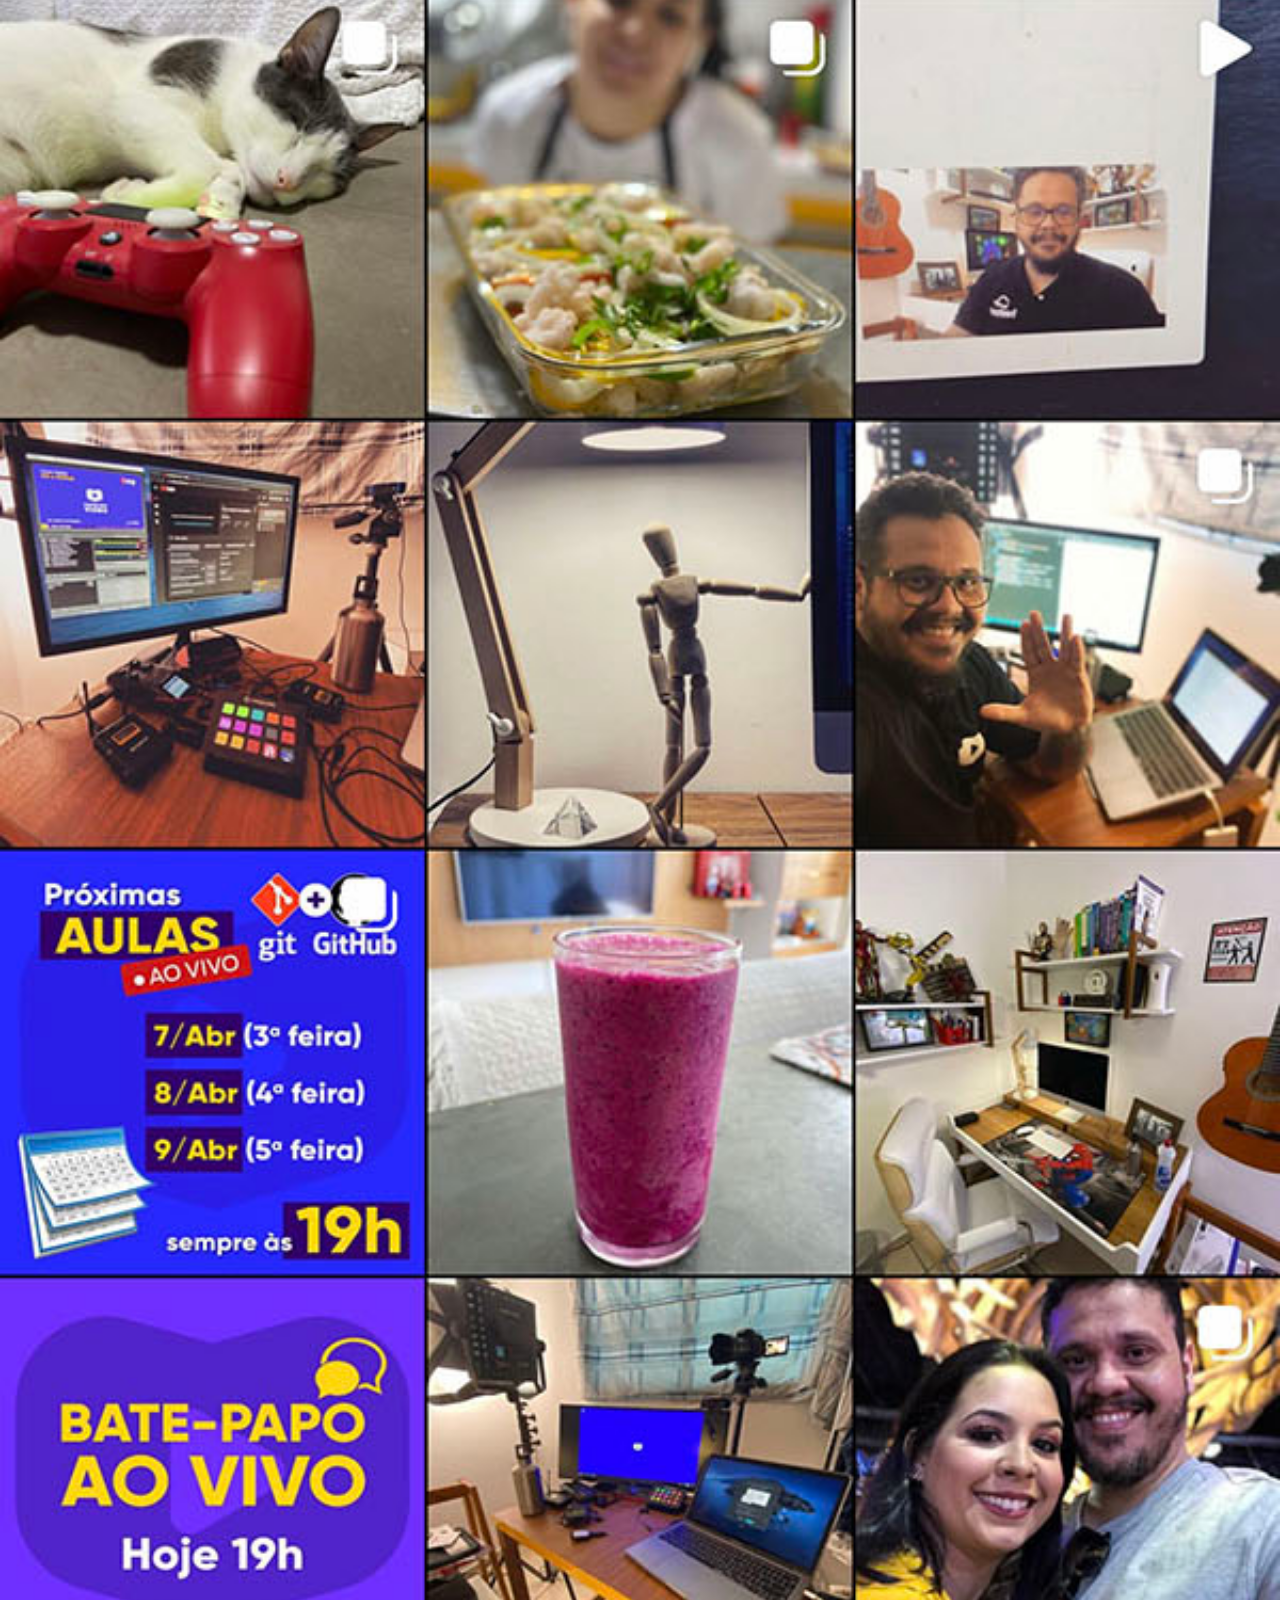
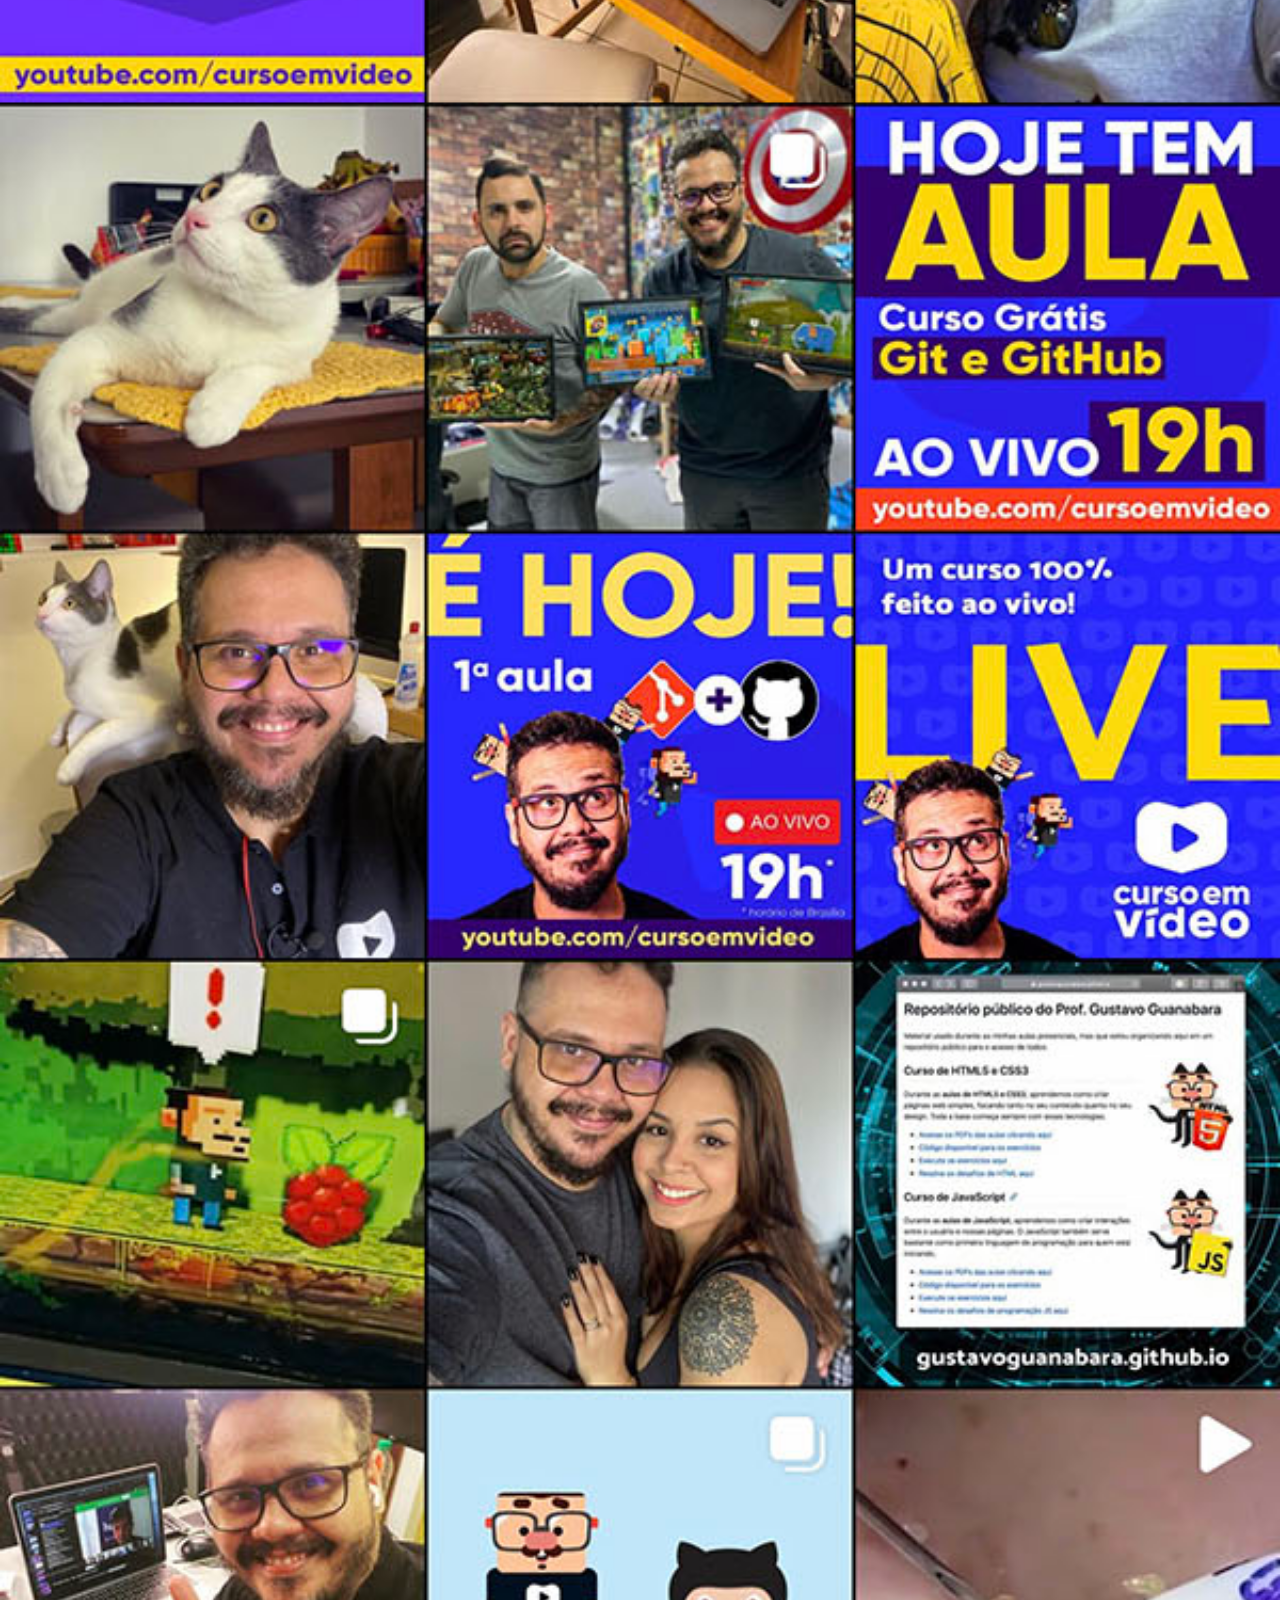
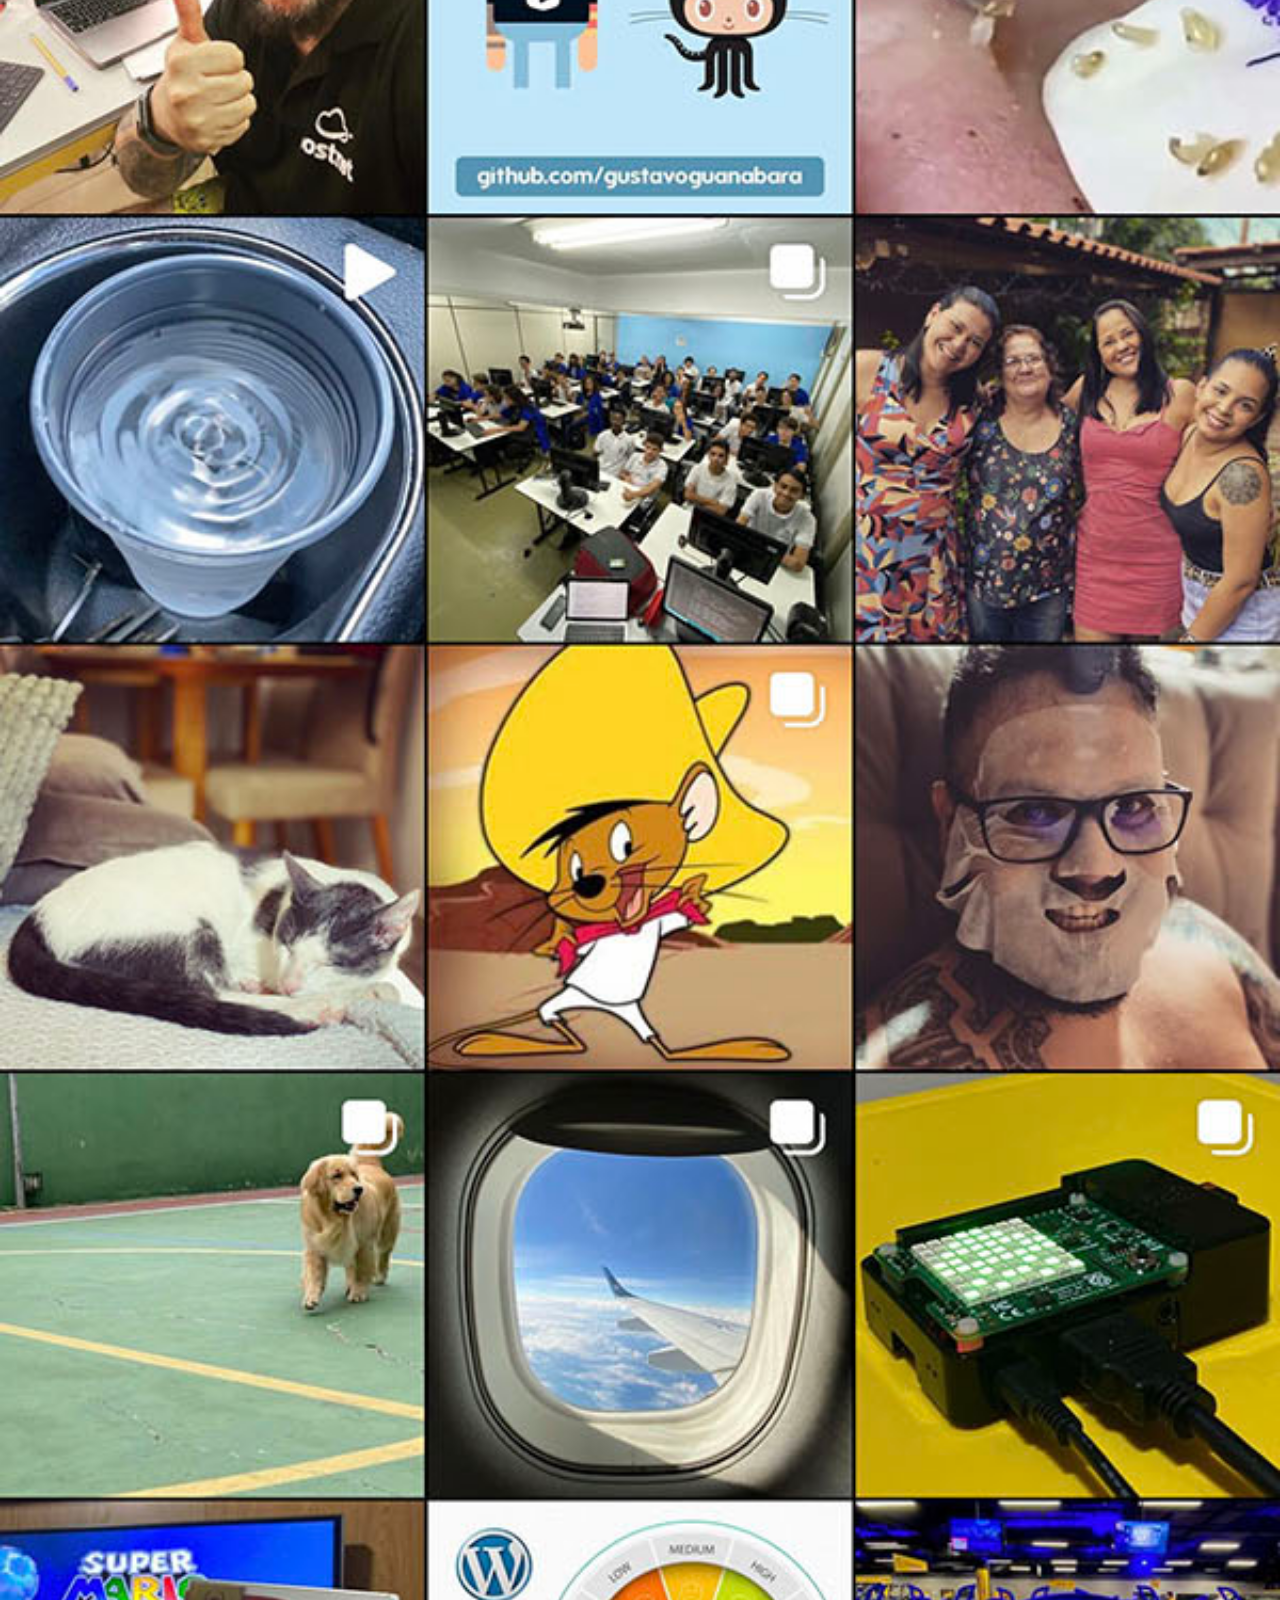
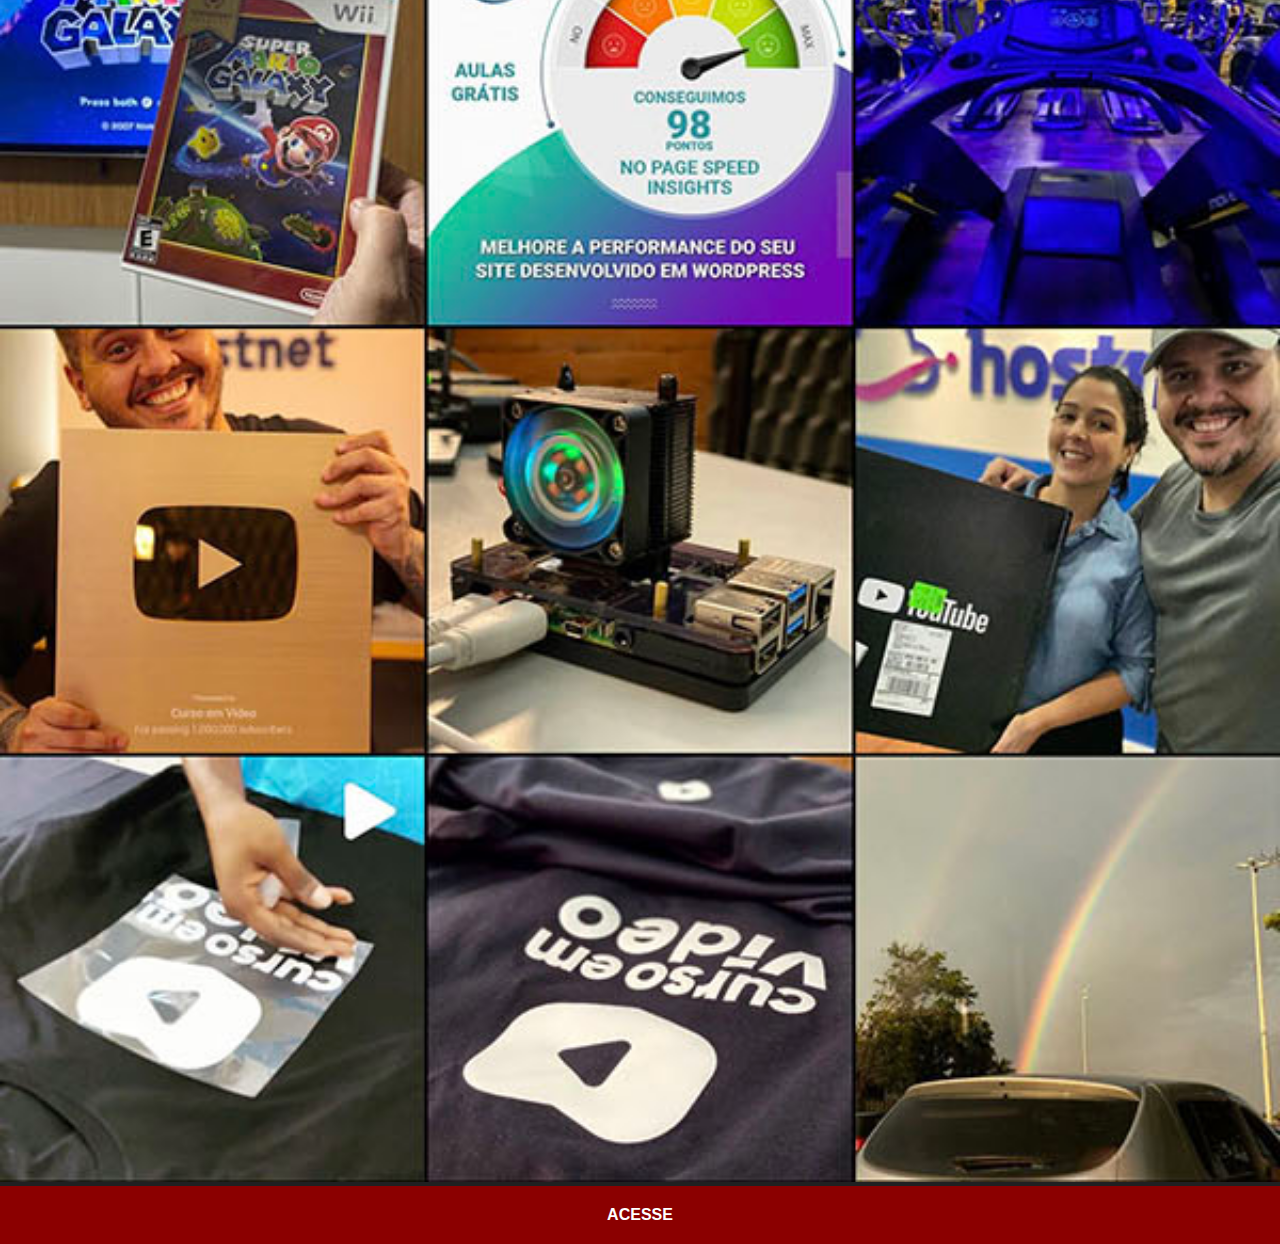
<file: instagram.html>
<!DOCTYPE html>
<html lang="pt-br">
<head>
    <meta charset="UTF-8">
    <meta http-equiv="X-UA-Compatible" content="IE=edge">
    <meta name="viewport" content="width=device-width, initial-scale=1.0">
    <title>Instagram</title>
    <link rel="stylesheet" href="estilos/social.css">
</head>
<body>
    <img src="imagens/tela-instagram.jpg" alt="Instagram">
    <a href="https://www.instagram.com/gustavoguanabara/" target="_blank">ACESSE</a>
</body>
</html>
</file>
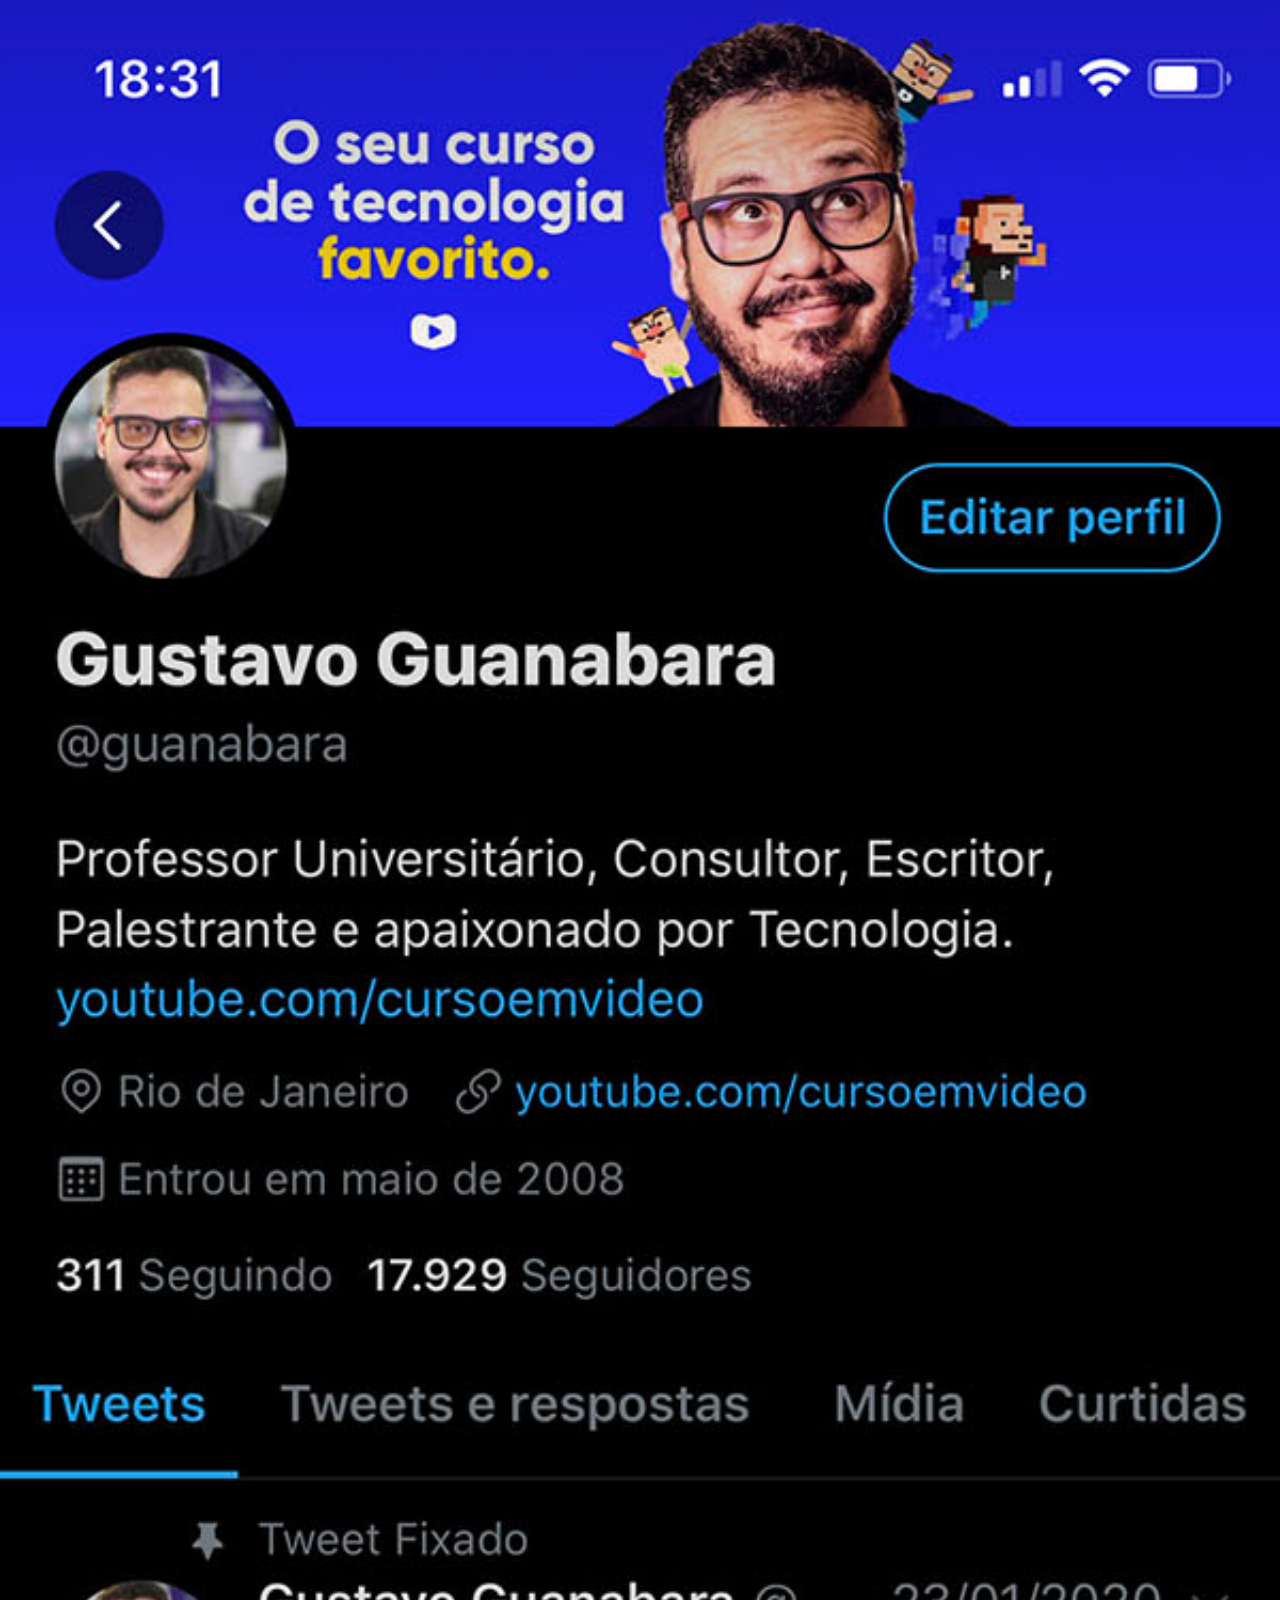
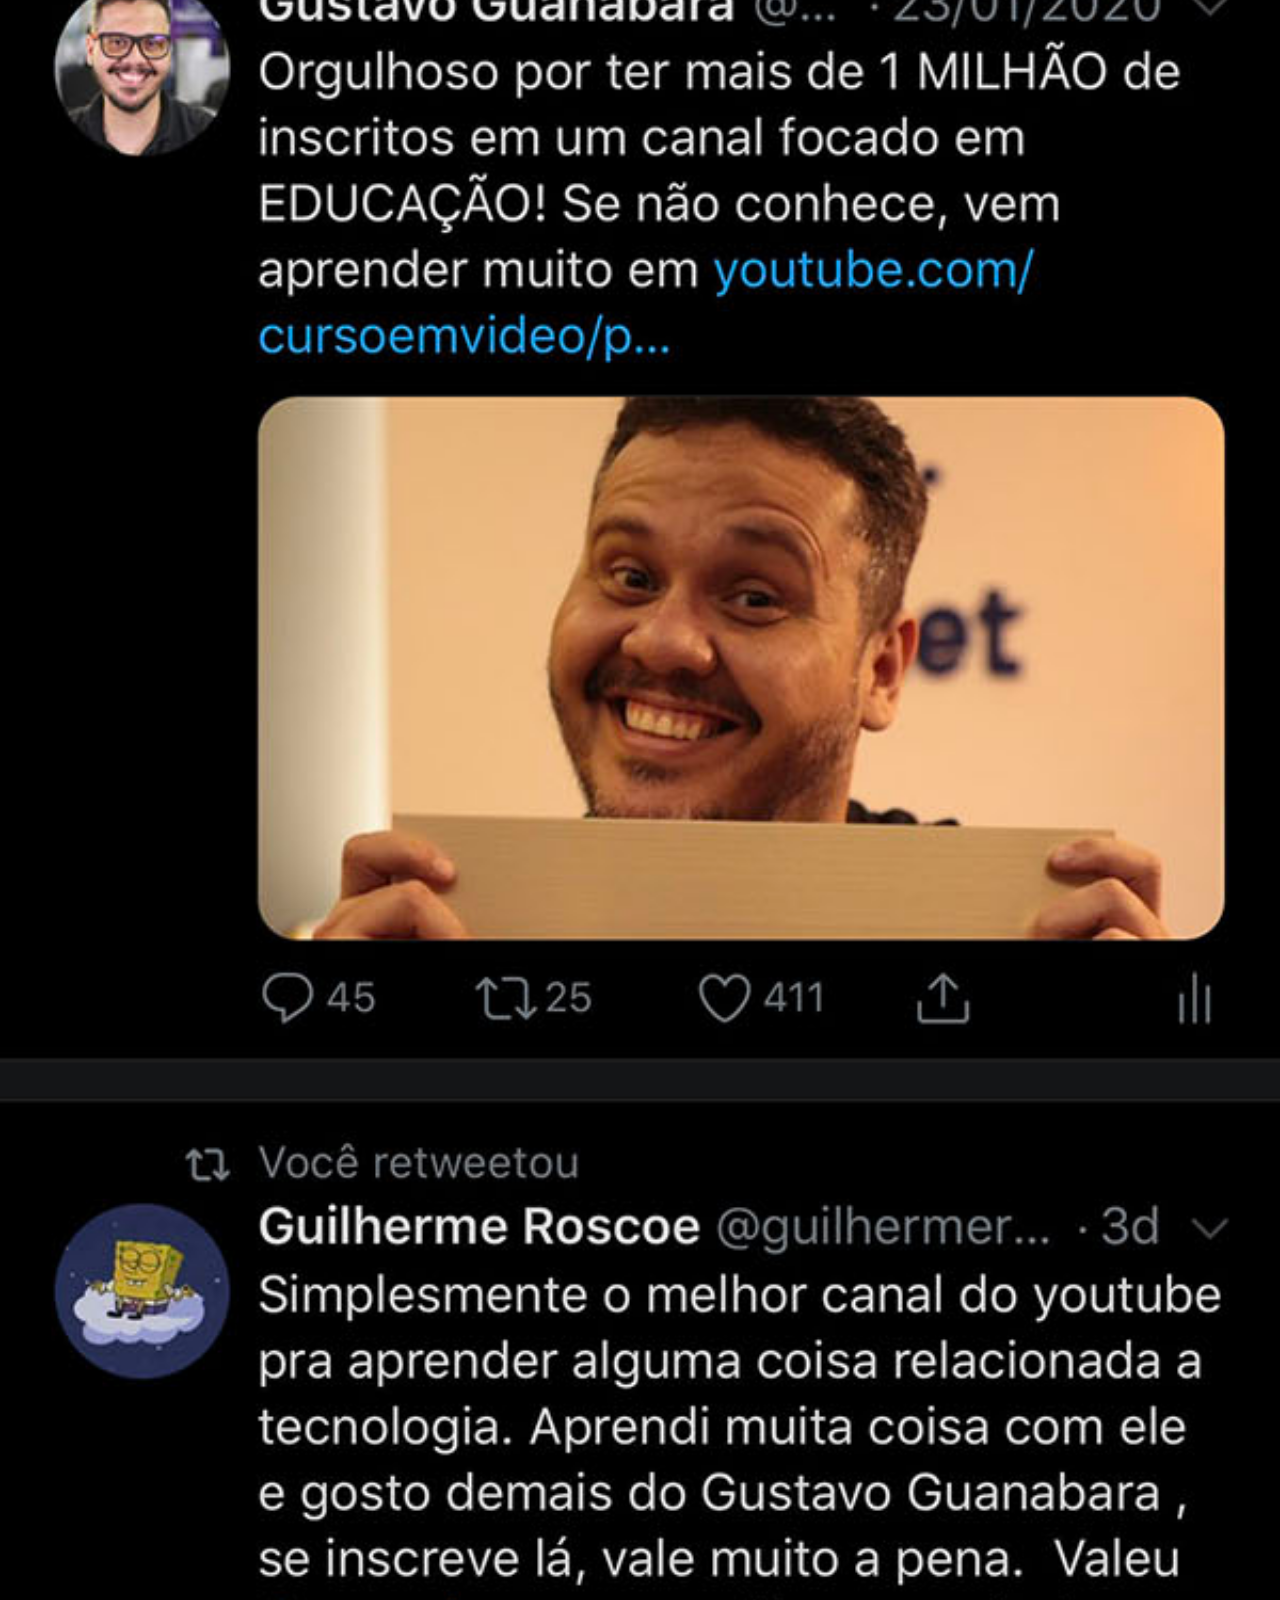
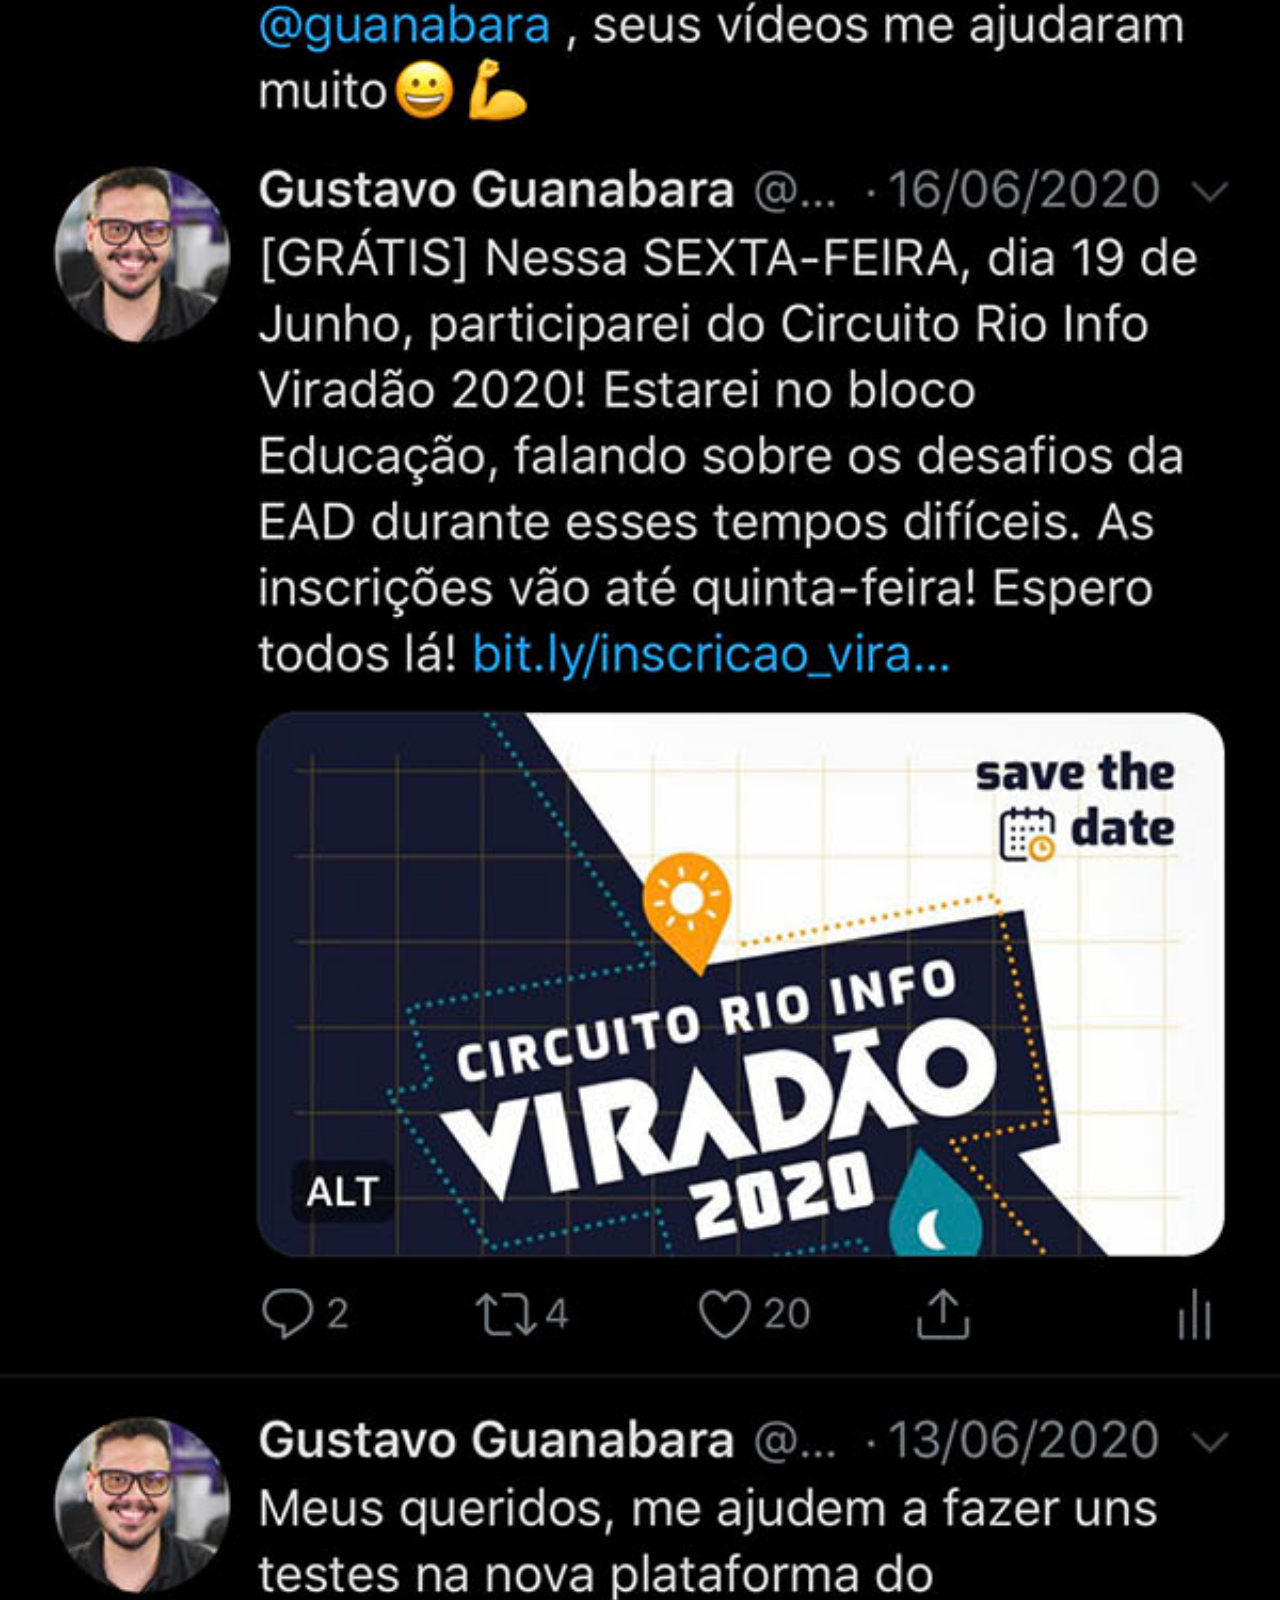
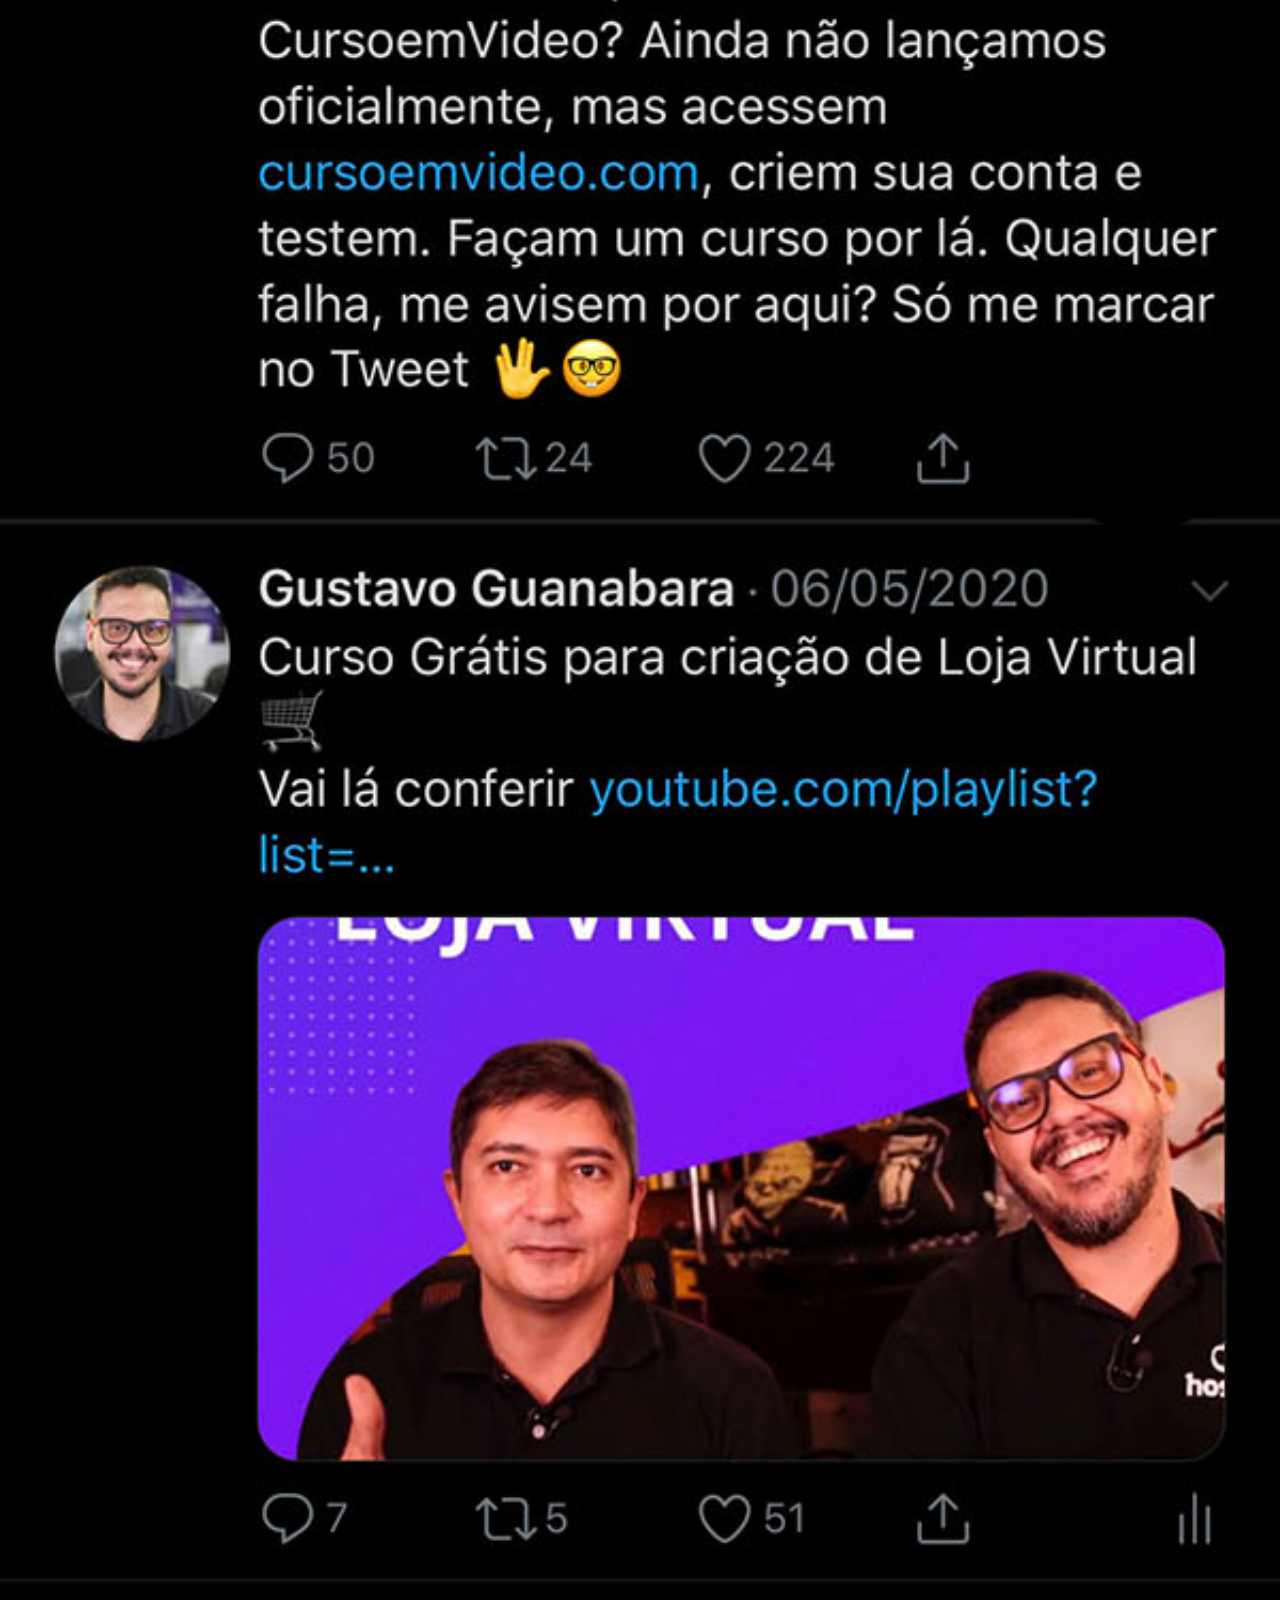
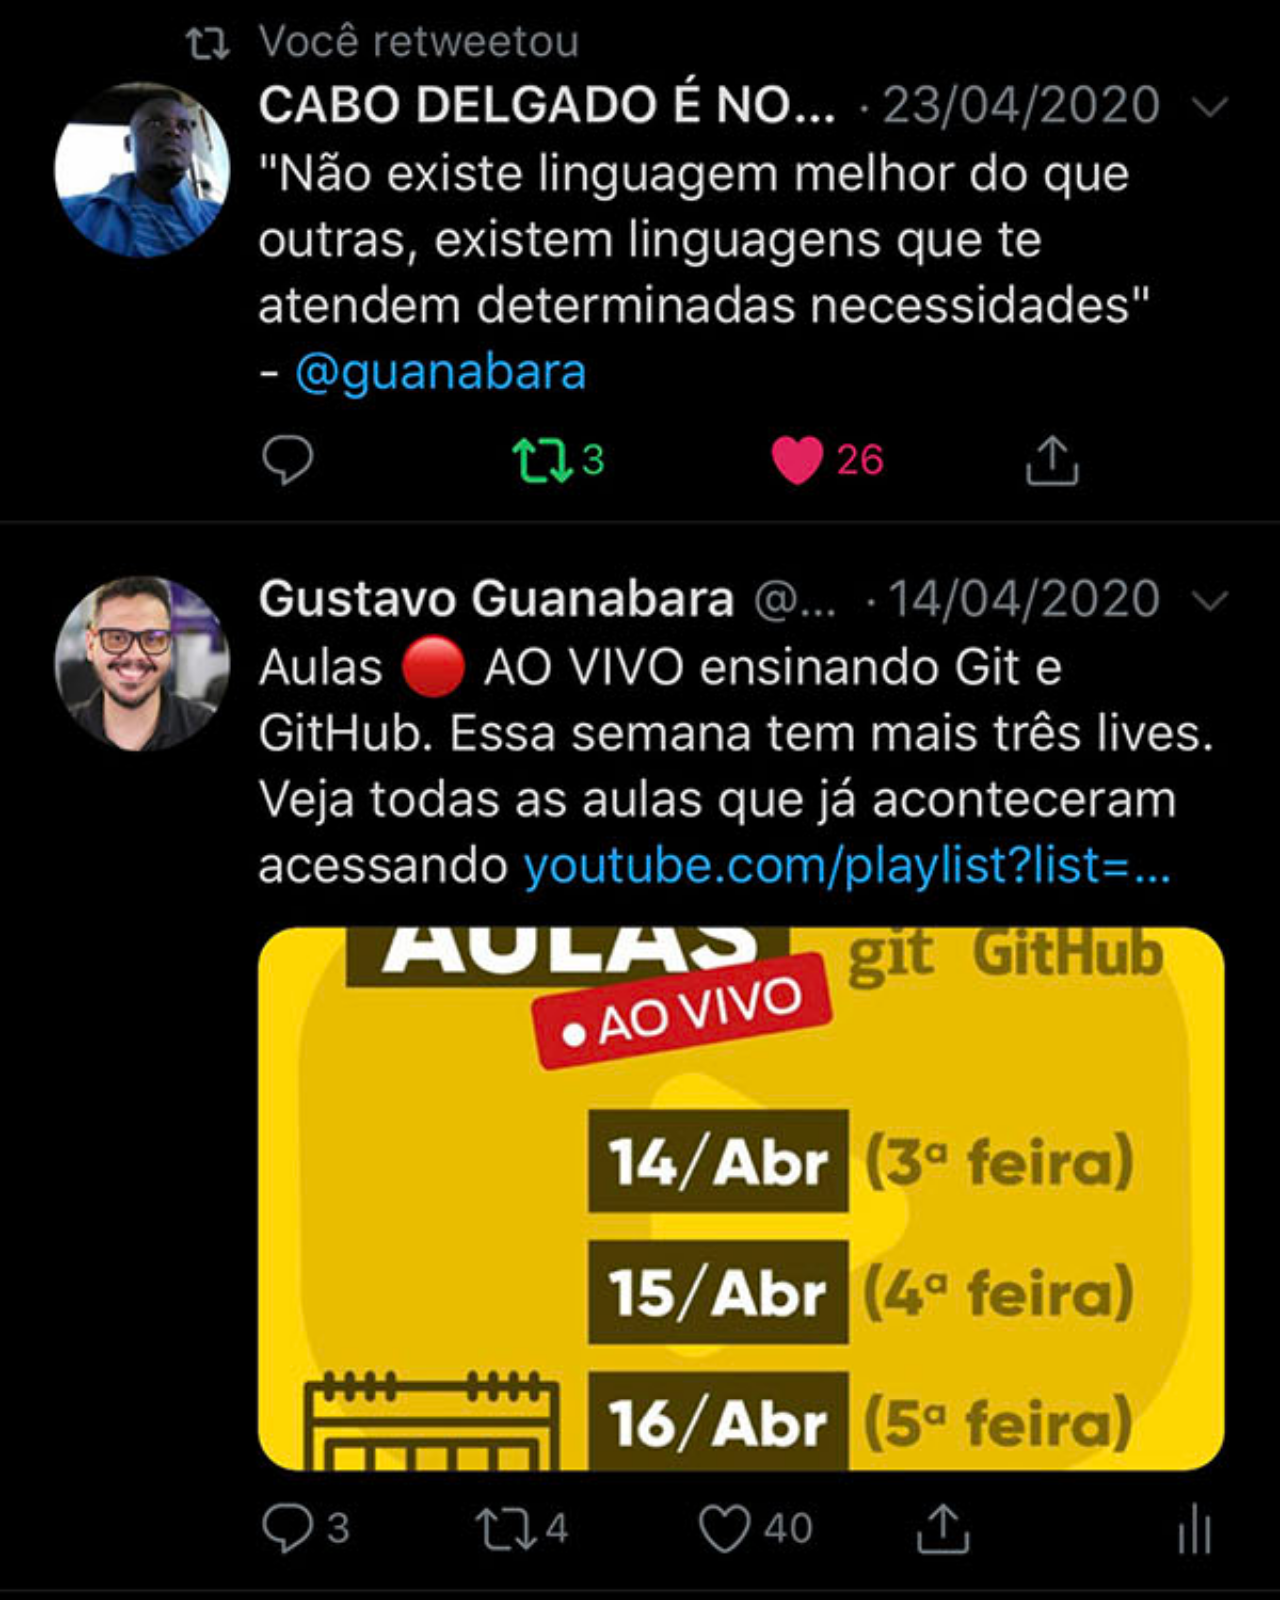
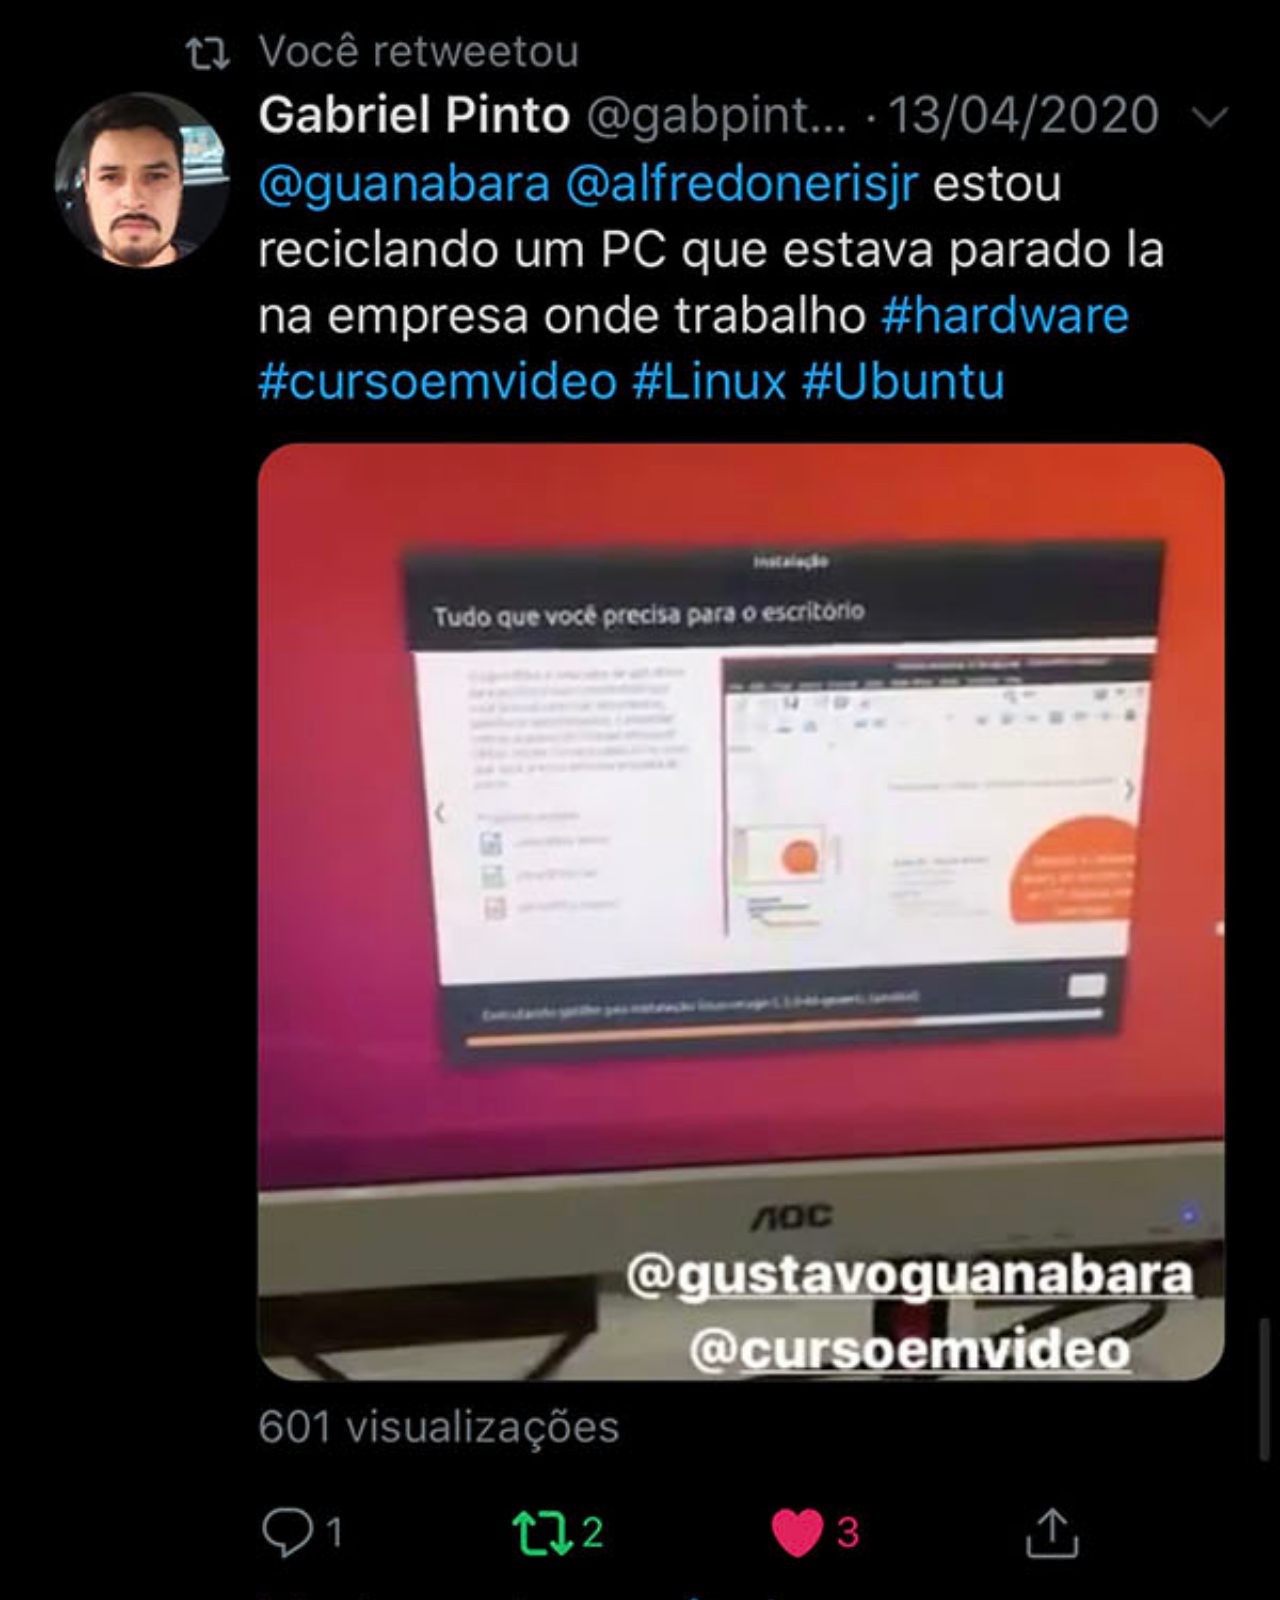
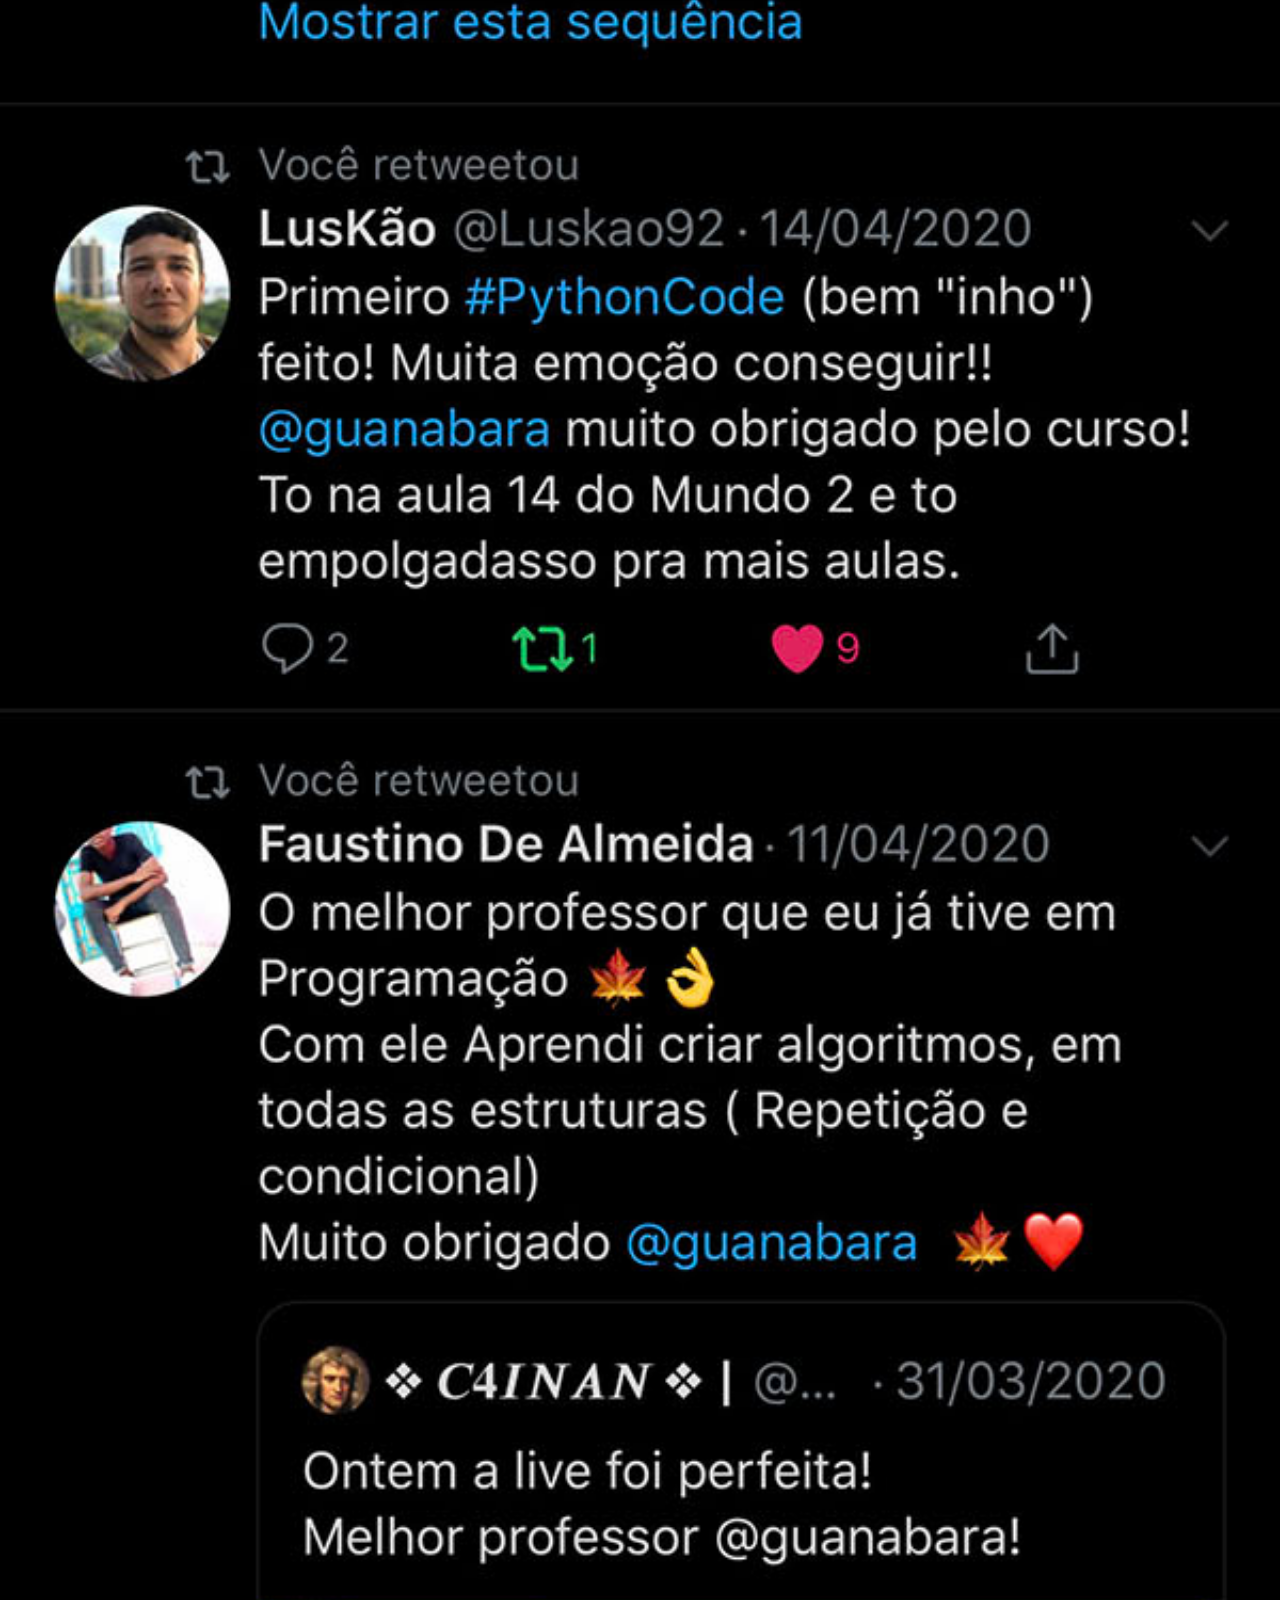
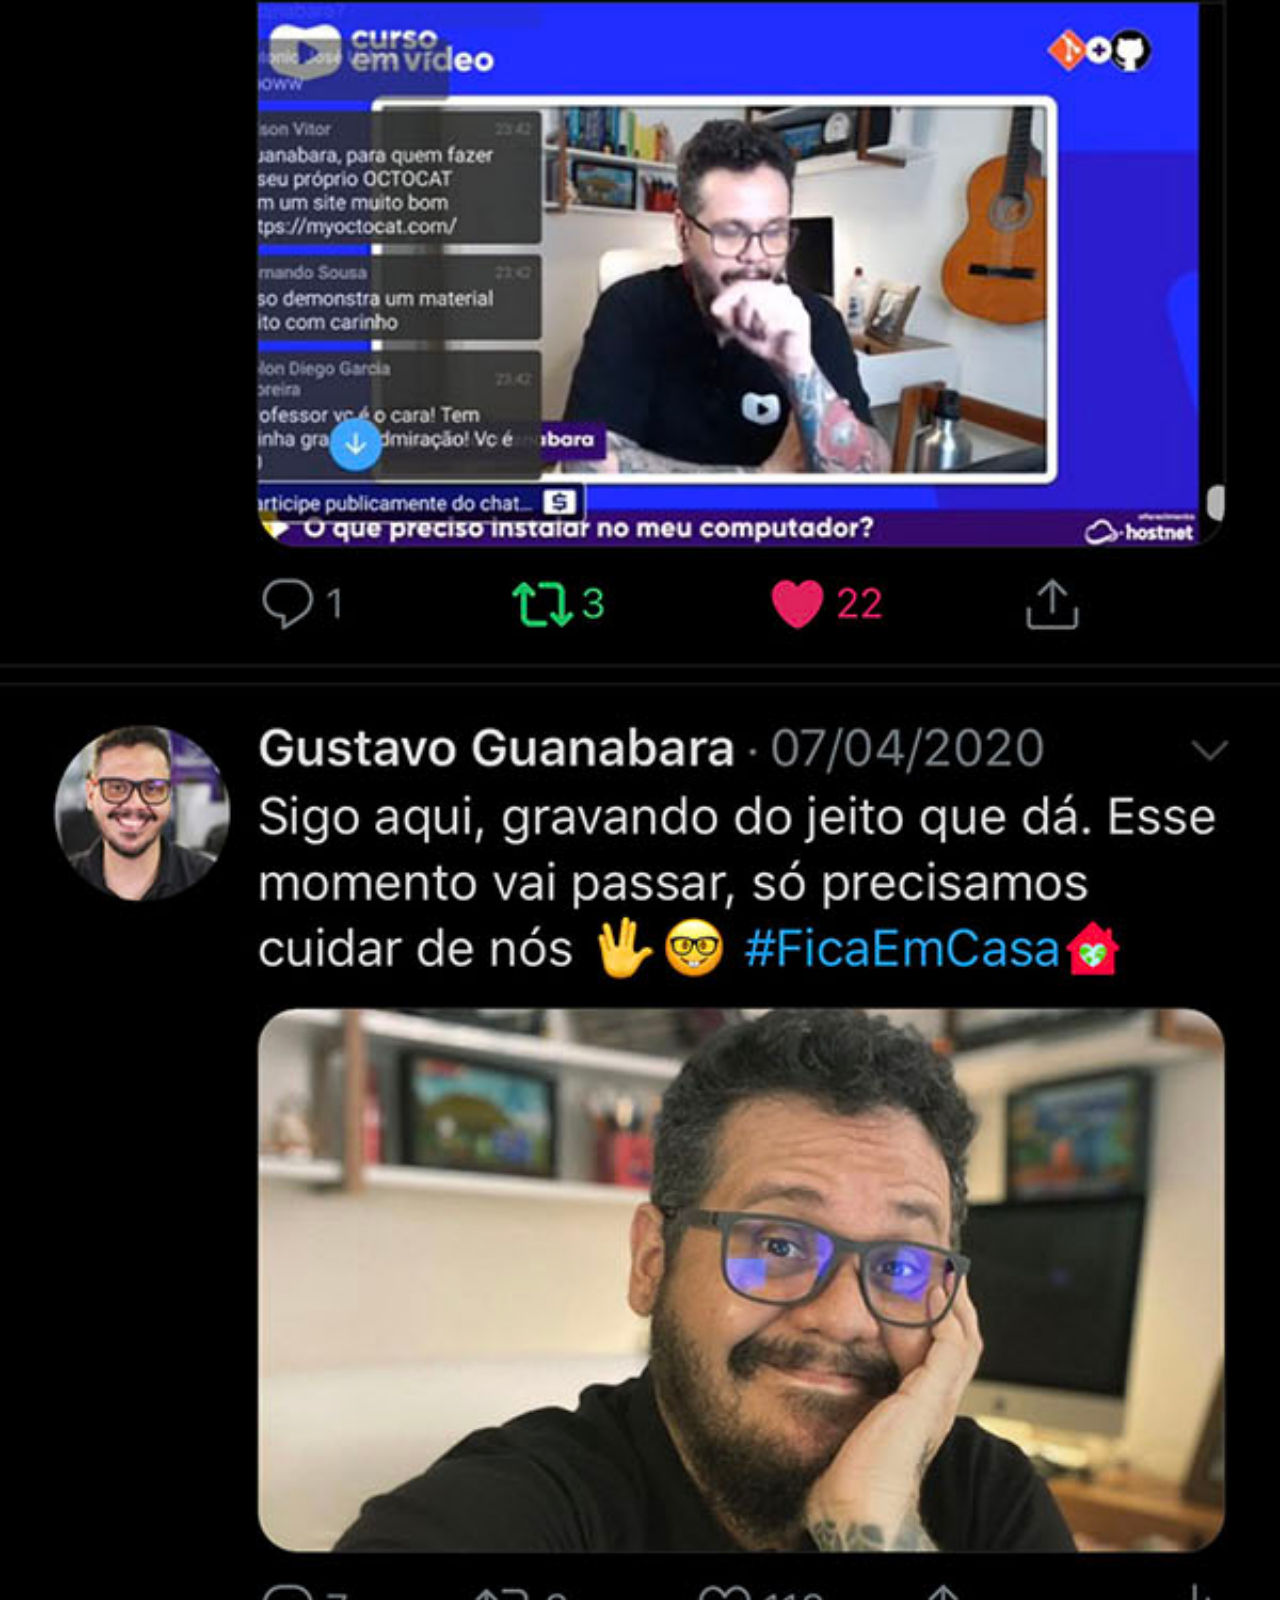
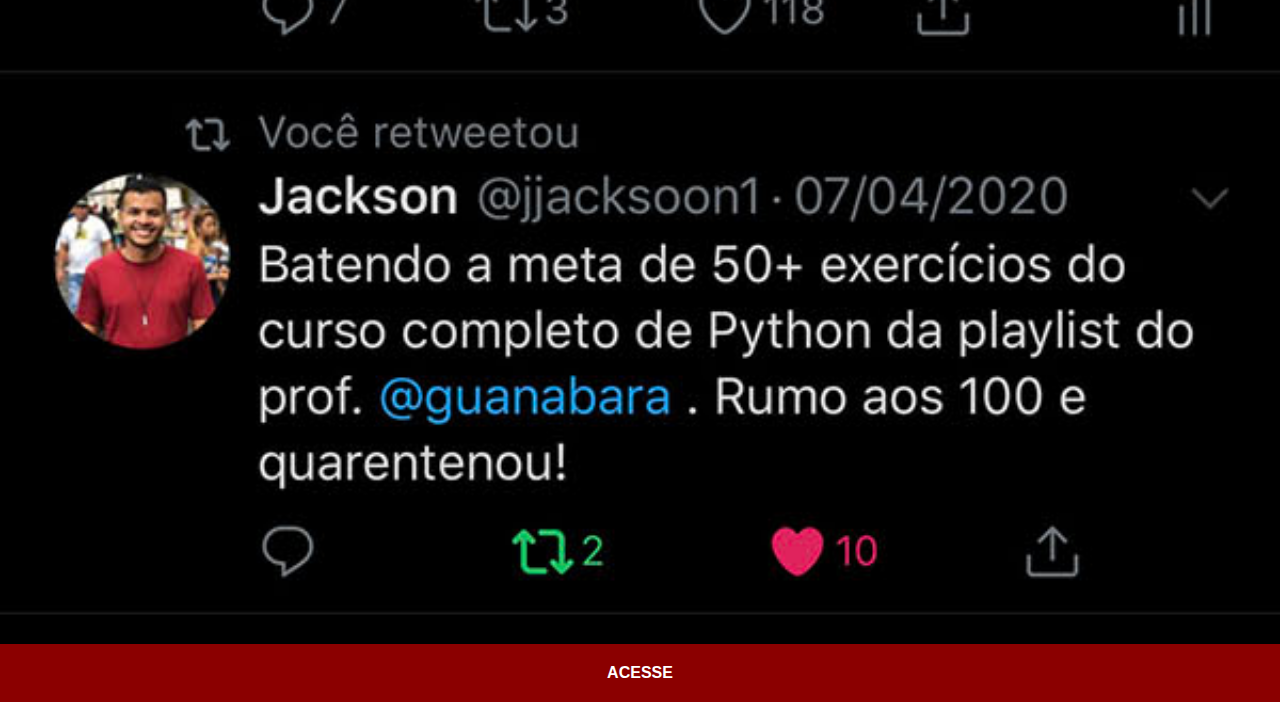
<file: twitter.html>
<!DOCTYPE html>
<html lang="pt-br">
<head>
    <meta charset="UTF-8">
    <meta http-equiv="X-UA-Compatible" content="IE=edge">
    <meta name="viewport" content="width=device-width, initial-scale=1.0">
    <title>Twitter</title>
    <link rel="stylesheet" href="estilos/social.css">
    <style>
        body {
            background-color: black;
        }
    </style>
</head>
<body>
    <img src="imagens/tela-twitter.jpg" alt="Twitter">
    <a href="https://www.twitter.com/guanabara/" target="_blank">ACESSE</a>
</body>
</html>
</file>
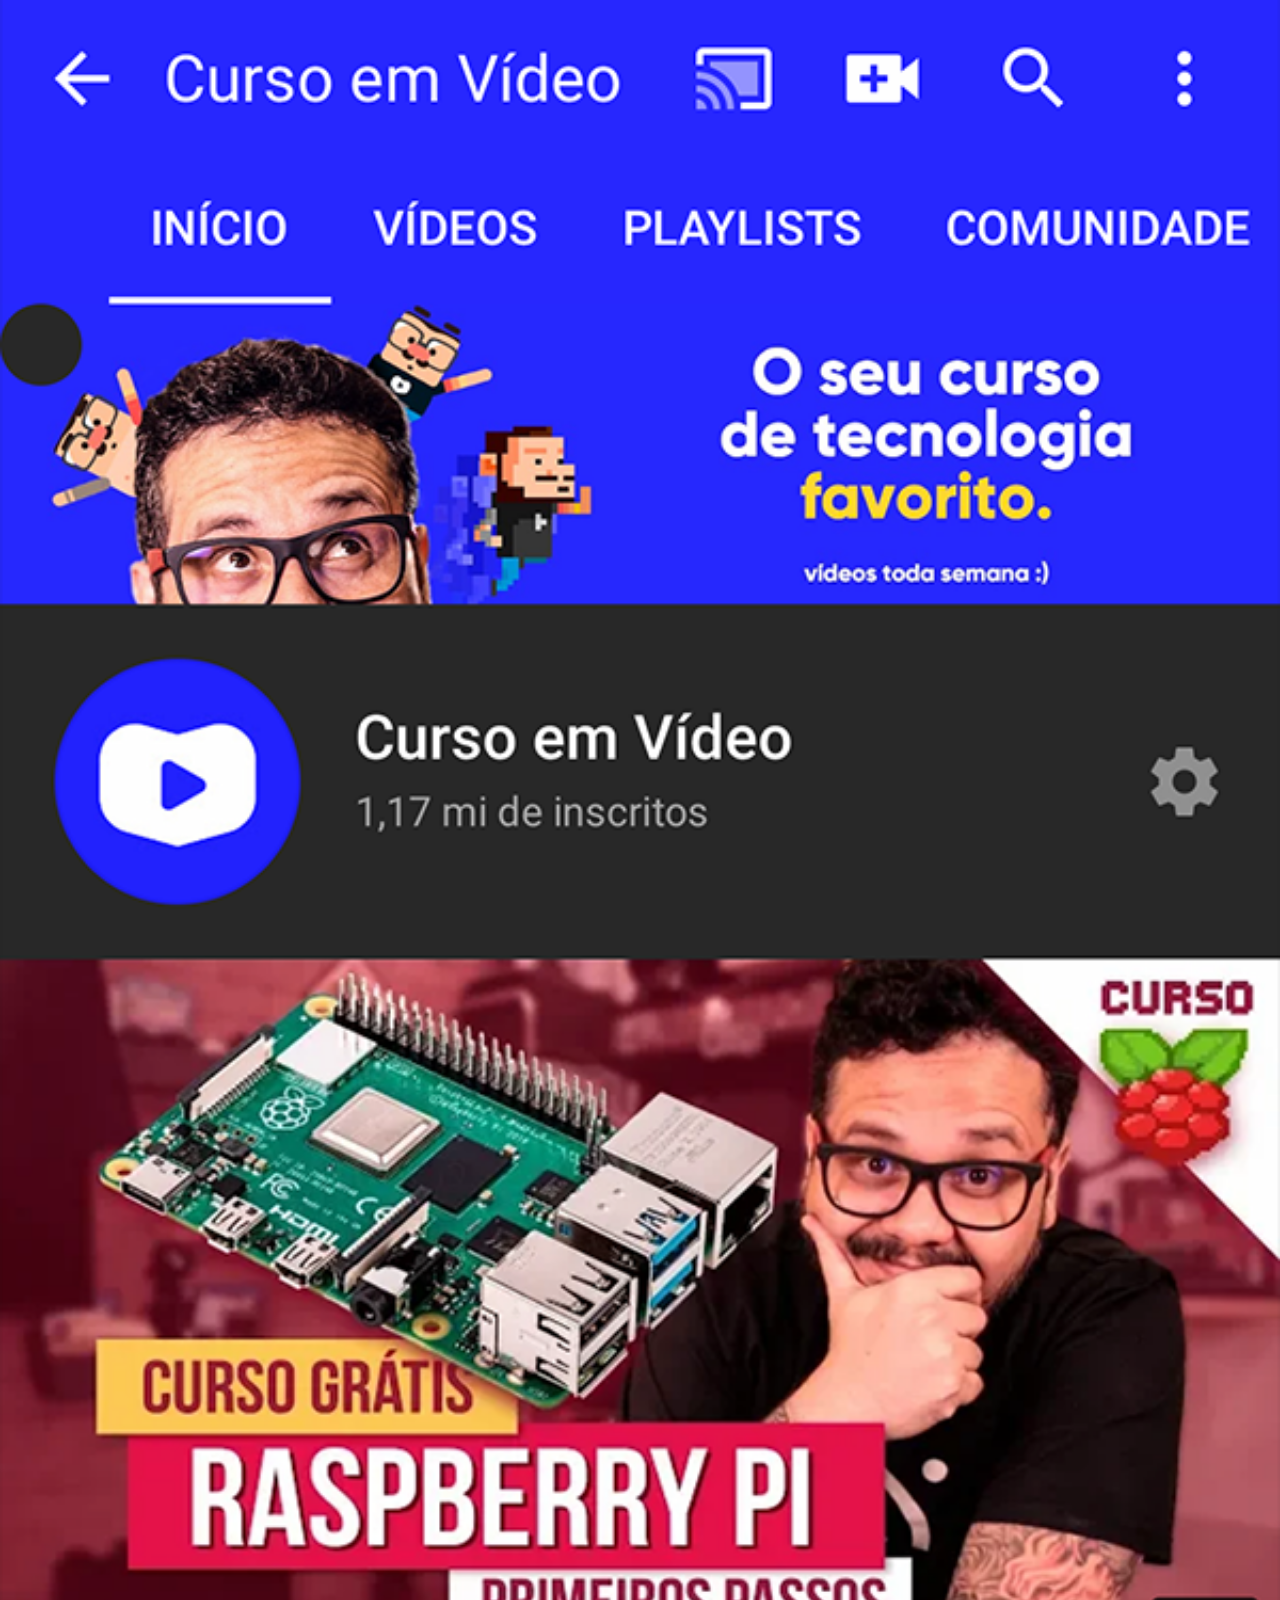
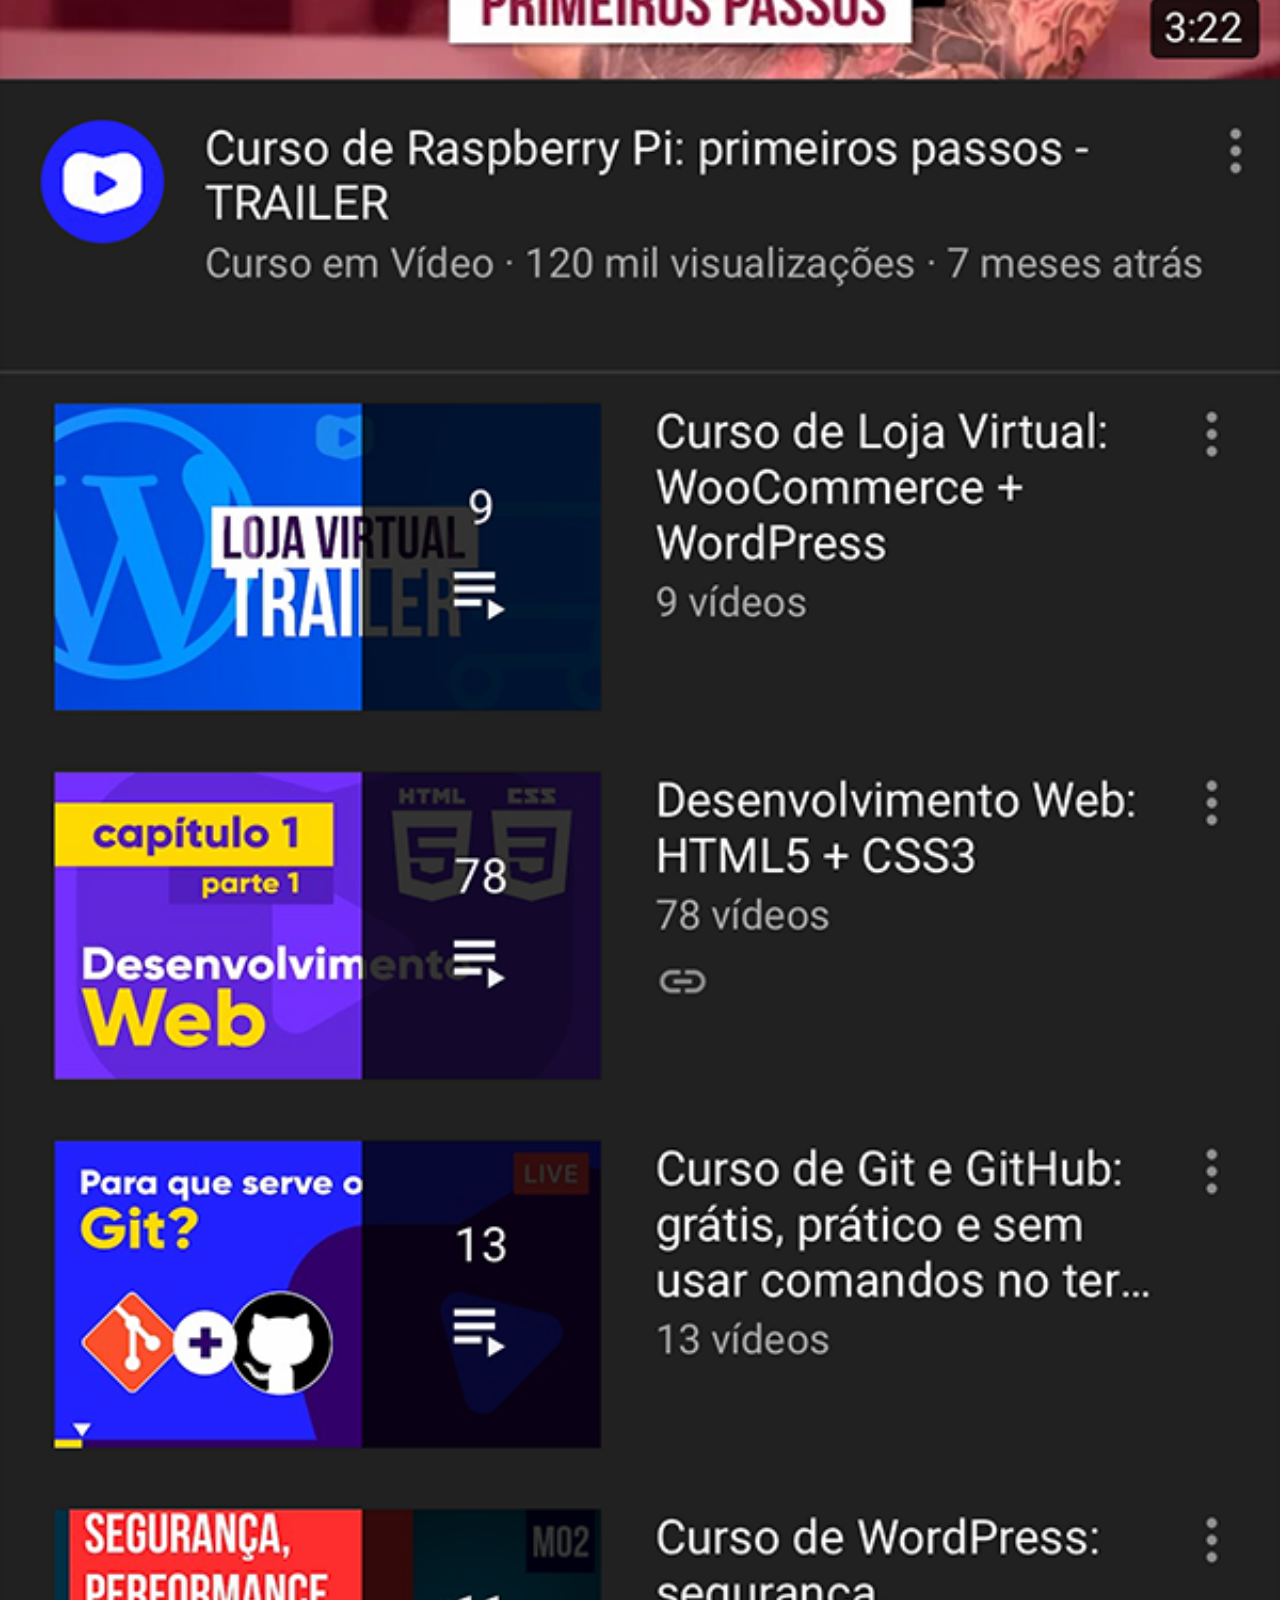
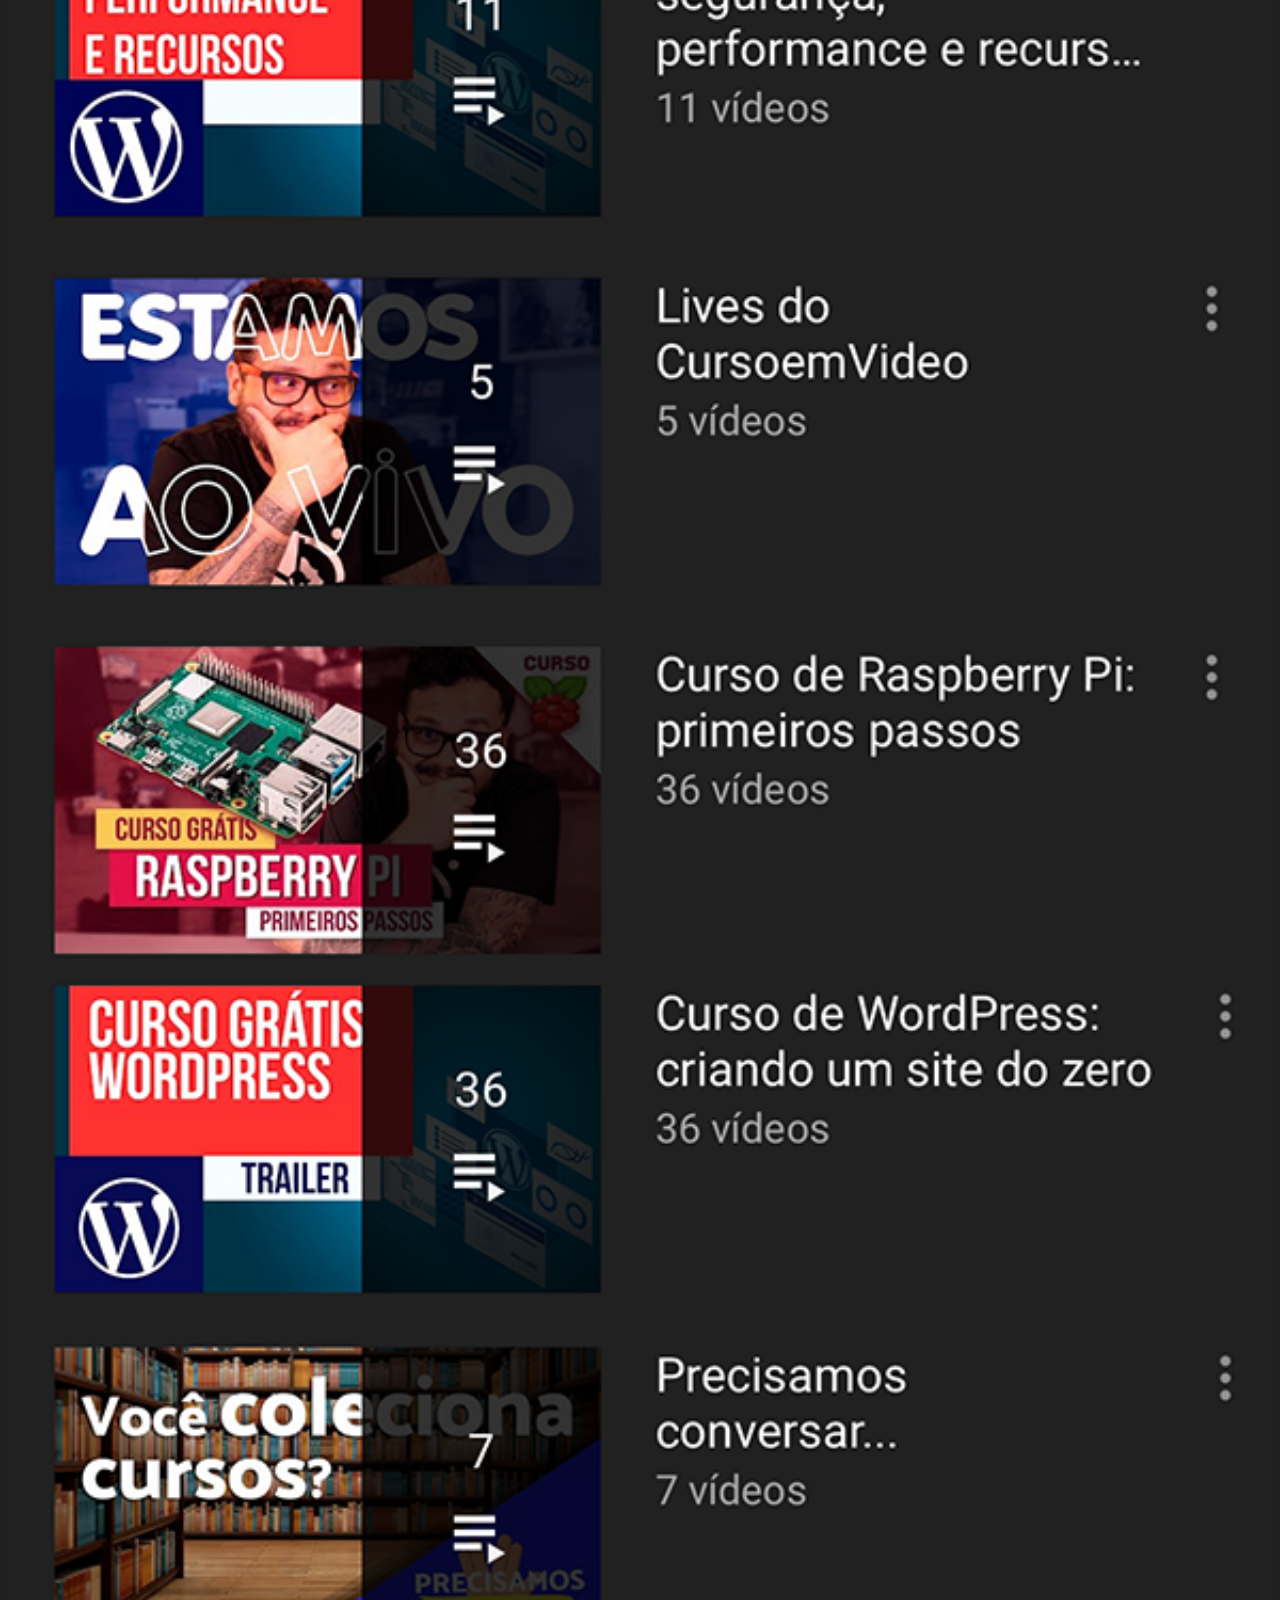
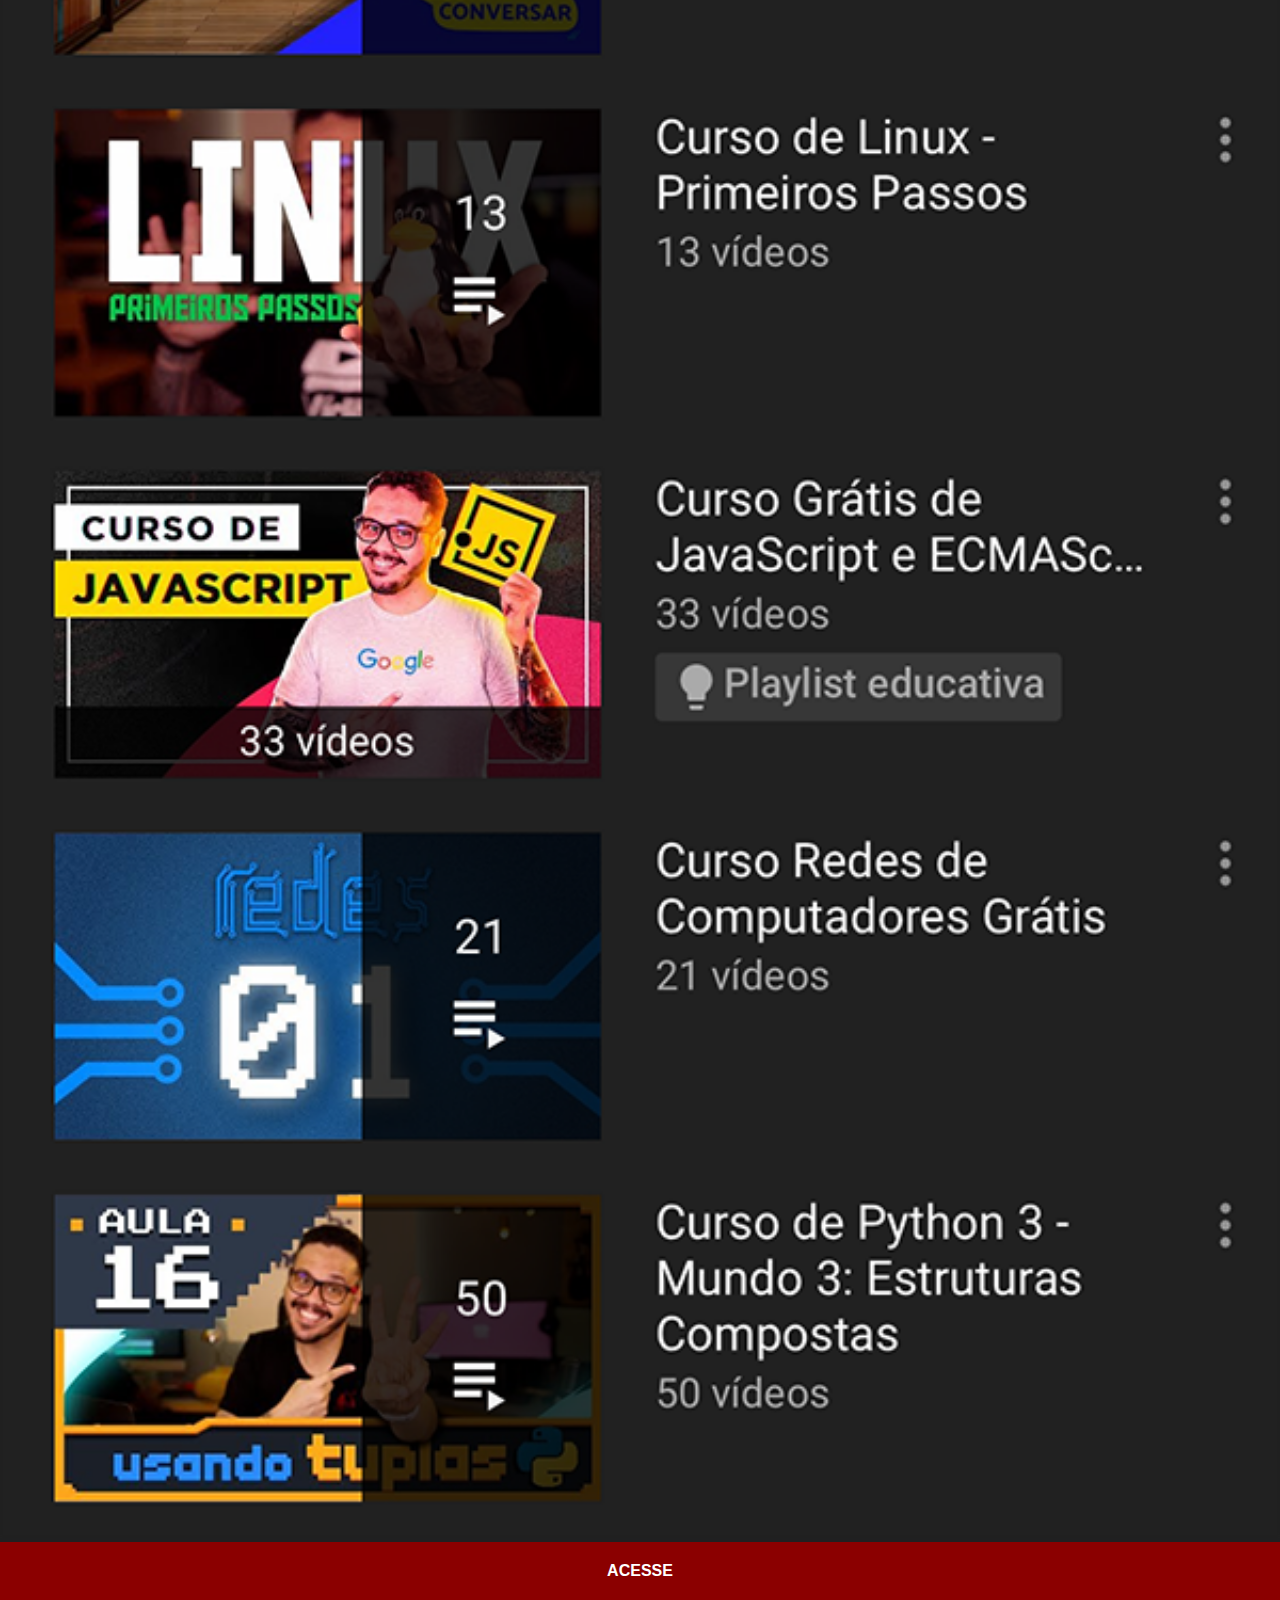
<file: youtube.html>
<!DOCTYPE html>
<html lang="pt-br">
<head>
    <meta charset="UTF-8">
    <meta http-equiv="X-UA-Compatible" content="IE=edge">
    <meta name="viewport" content="width=device-width, initial-scale=1.0">
    <title>Youtube</title>
    <link rel="stylesheet" href="estilos/social.css">
</head>
<body>
    <img src="imagens/tela-youtube.png" alt="Youtube">
    <a href="https://www.youtube.com/@CursoemVideo/playlists" target="_blank">ACESSE</a>
</body>
</html>
</file>
<file: estilos/style.css>
@charset "UTF-8";

* {
    margin: 0px;
    padding: 0px;
    font-family: Arial, Helvetica, sans-serif;
}

html, body {
    height: 100vh;
    width: 100vw;
    background-color: black;
}

body {
    background: url('../imagens/fundo-madeira.jpg') no-repeat top center;
    background-size: cover;
    background-attachment: fixed;
}

main {
    position: relative;
    height: 100vh;
}

section#telefone {
    position: absolute;
    top: 50%;
    left: 50%;
    transform: translate(-50%, -50%);

    height: 627px;
    width: 311px;
    background: url('../imagens/frame-iphone.png') no-repeat;
    
}

iframe#tela {
    position: relative;
    top: 80px;
    left: 22px;
    width: 266px;
    height: 471px;
}

section#redes-sociais {
    text-align: right; /*Em que lado vai estar os botões*/
}

section#redes-sociais img {
    width: 50px;
    margin: 10px;
    border-radius: 50%; /*Botoes redondos*/
    box-shadow: 2px 2px 5px rgba(0, 0, 0, 0.400);
    box-sizing: border-box; /*para as bordas estarem por dentro*/
}

section#redes-sociais img:hover { /*Animação na hora de passar o mouse*/
    border: 2px solid rgba(255, 255, 255, 0.637);
    transform: translate(-3px, -3px);
    box-shadow: 5px 5px 10px rgba(0, 0, 0, 0.61);
    transition: transform 0.3s, border 1s;
}
</file>
<file: estilos/social.css>
@charset "UTF-8";

* {
    margin: 0px;
    padding: 0px;
    font-family: Arial, Helvetica, sans-serif;
    background-color: #202021;
}

::-webkit-scrollbar { /*PARA ESCONDER A BARRA DE ROLAGEM */
    width: 0px;
    height: 0px;
}

img {
    width: 100vw;
   
}

a {
    display: block; /*Para o ACESSE estar embaixo*/
    background-color: darkred;
    color: white;
    padding: 20px;
    text-align: center;
    font-weight: bolder;
    text-decoration: none;
}

a:hover {
    background-color: red;
}
</file>
